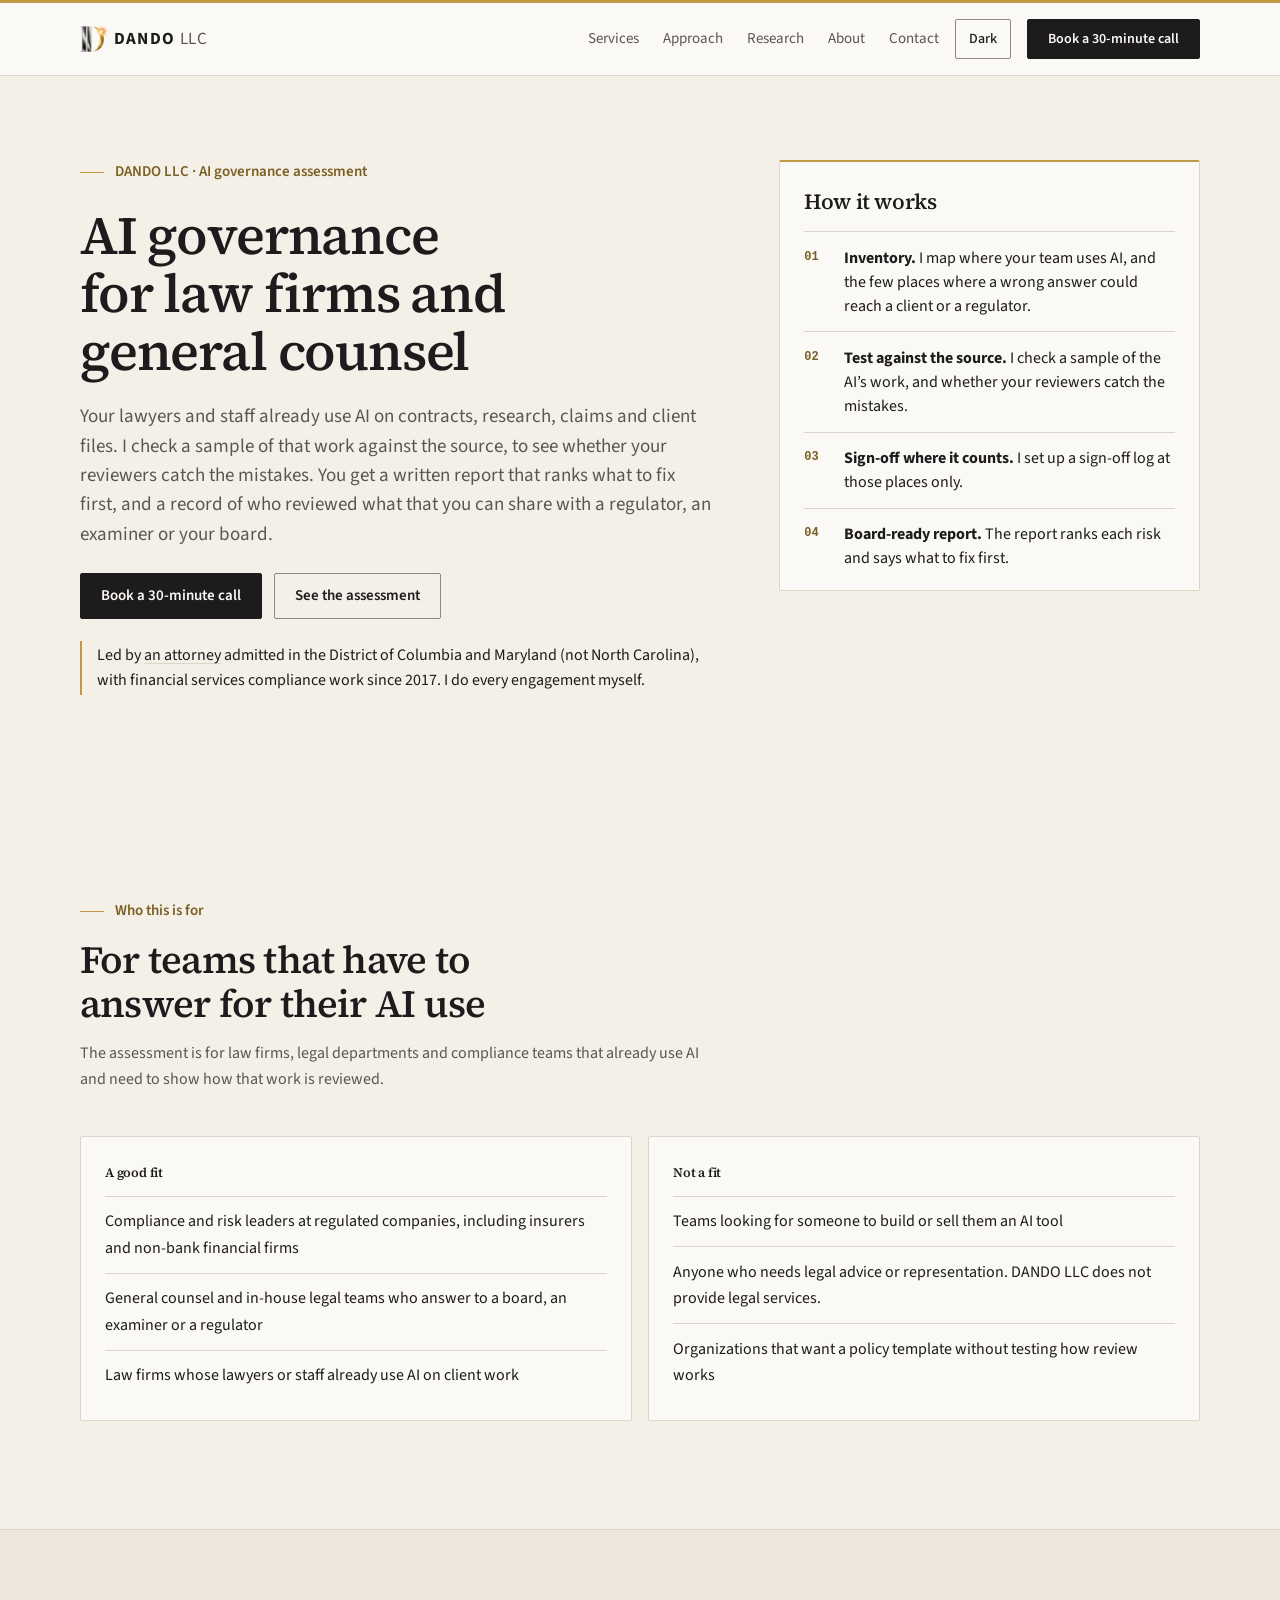
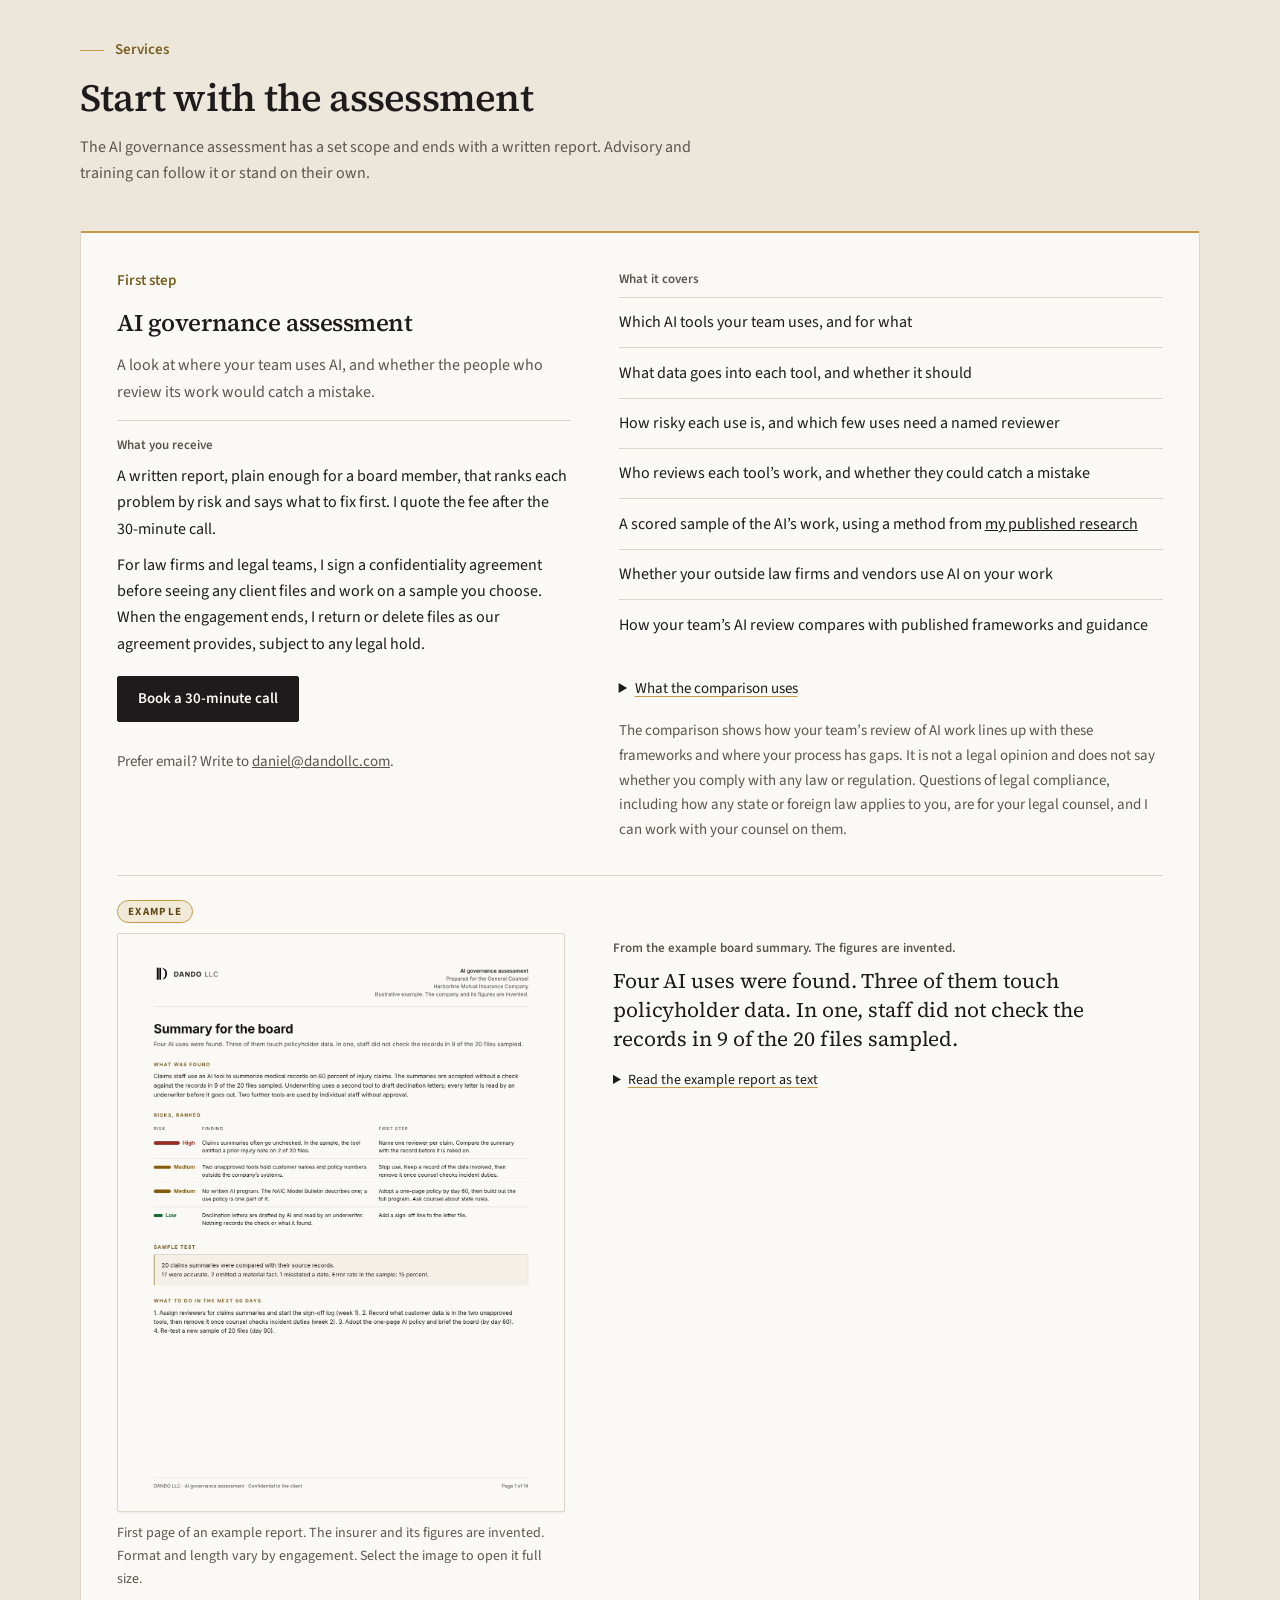
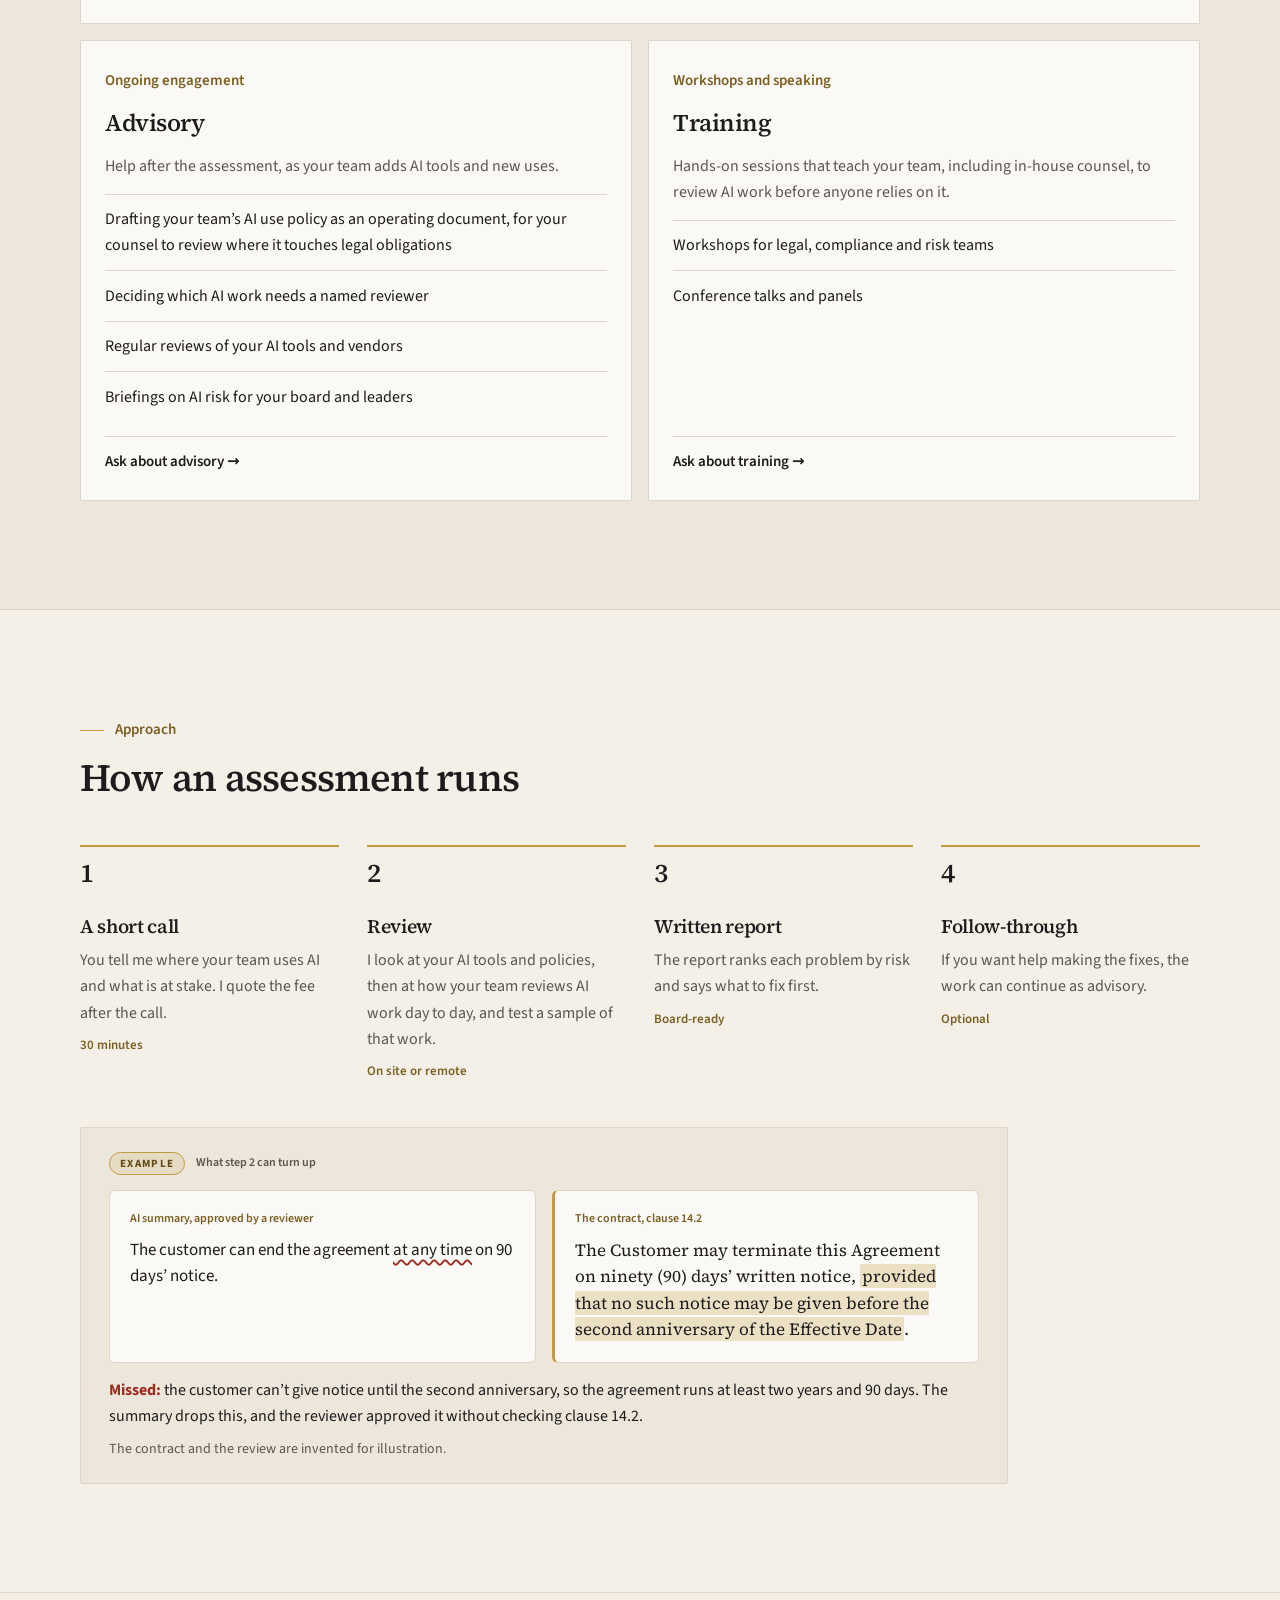
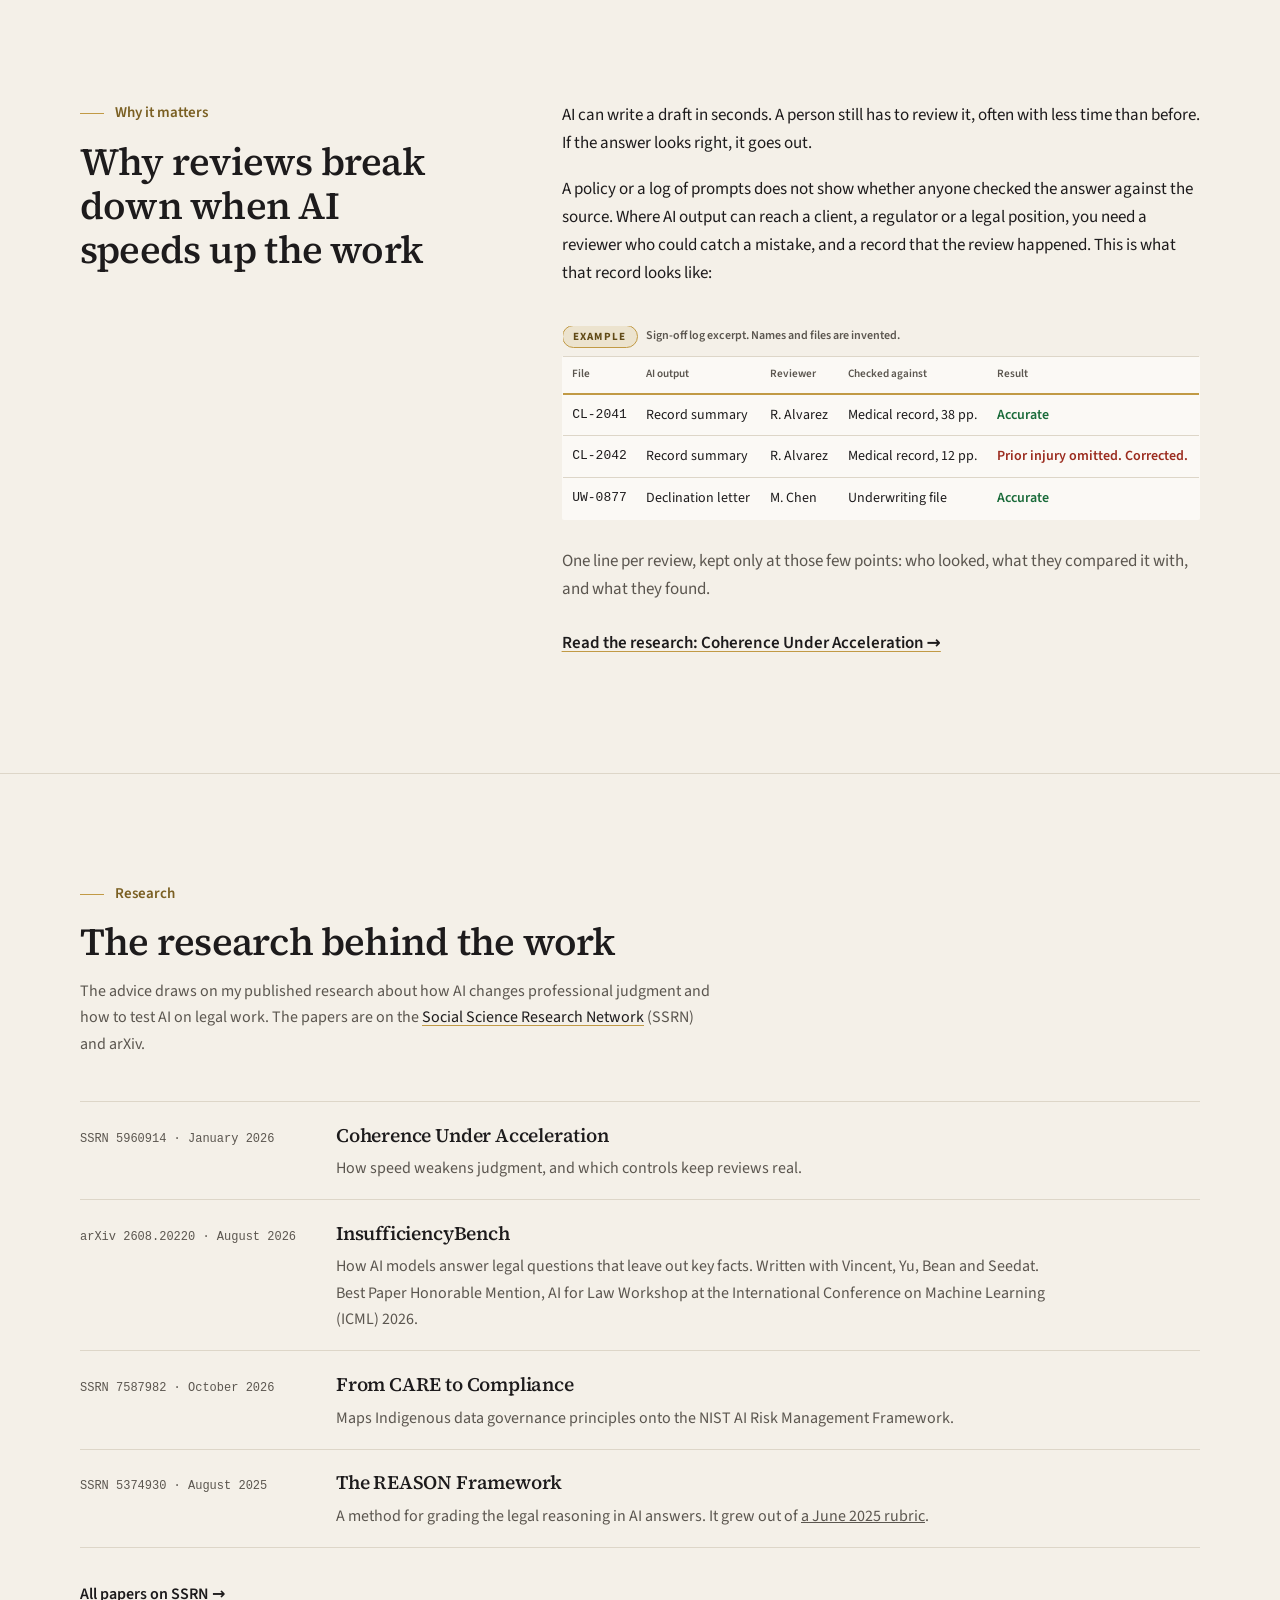
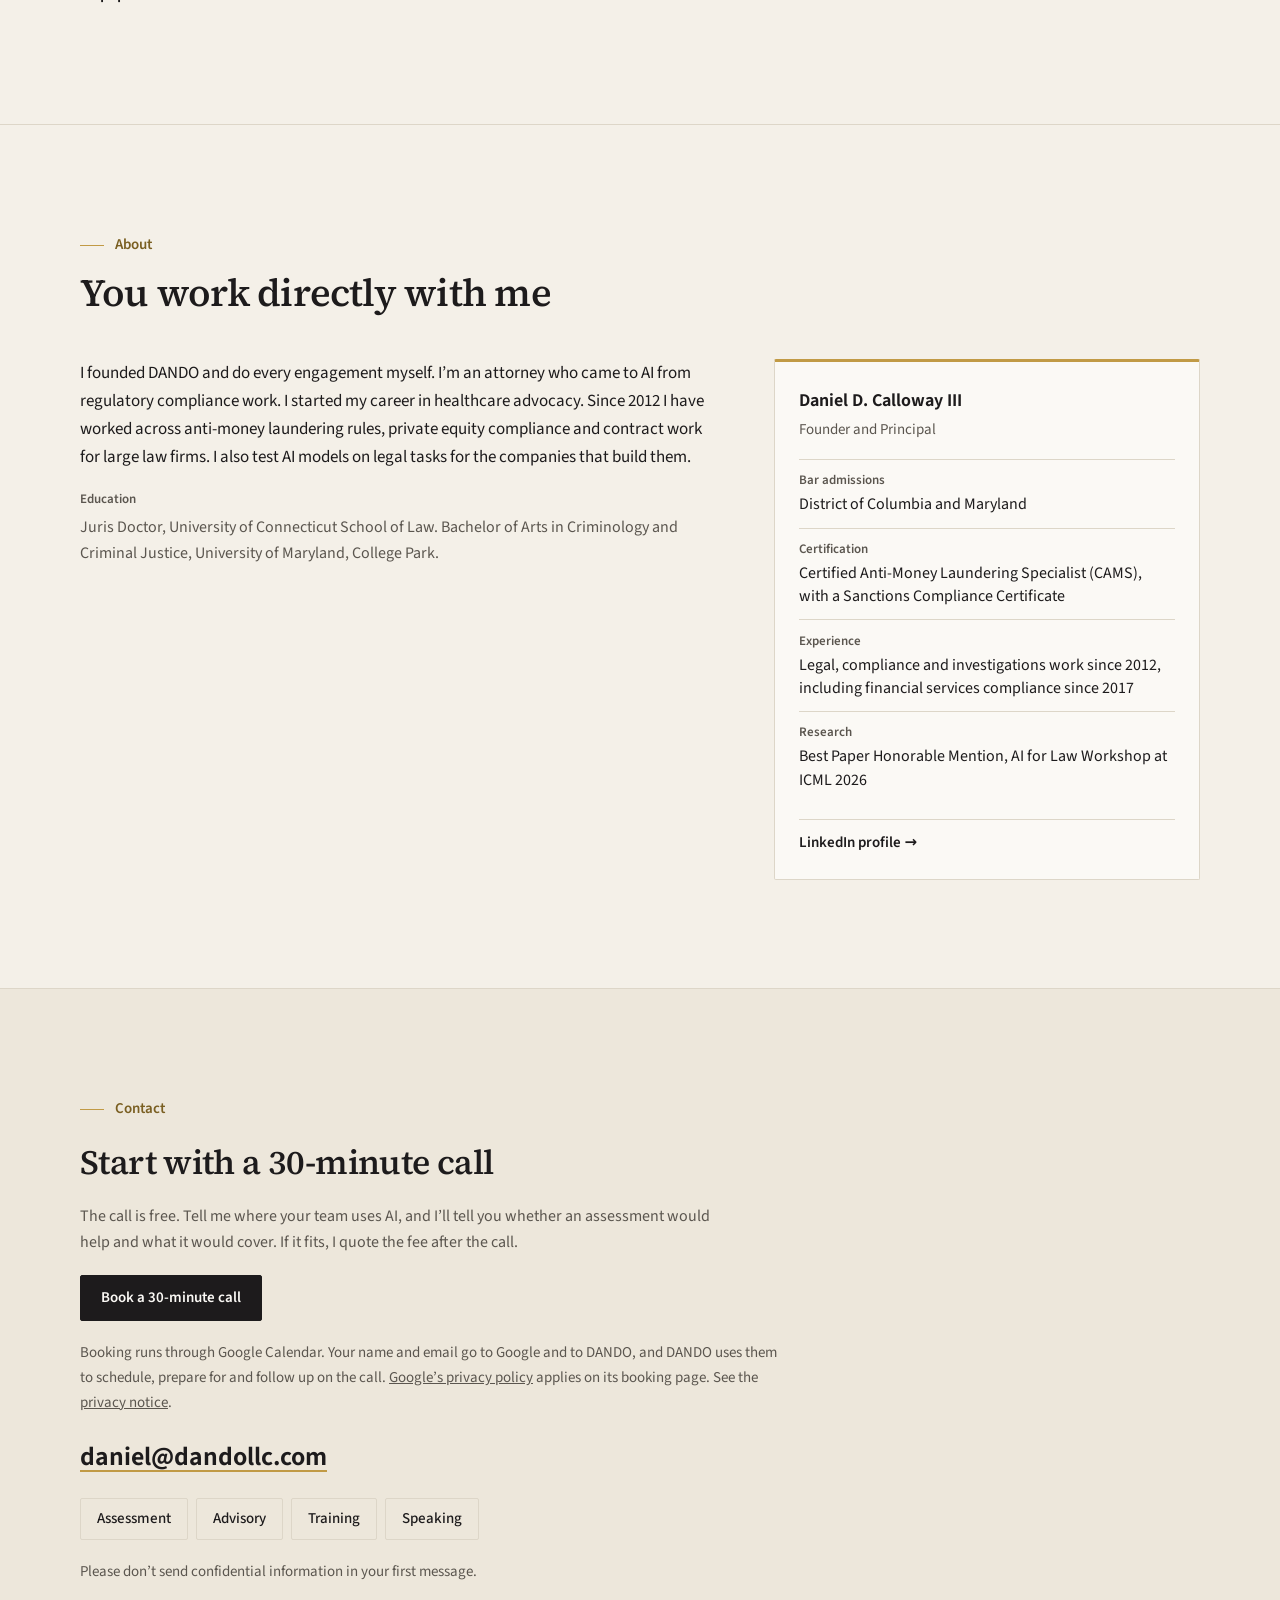
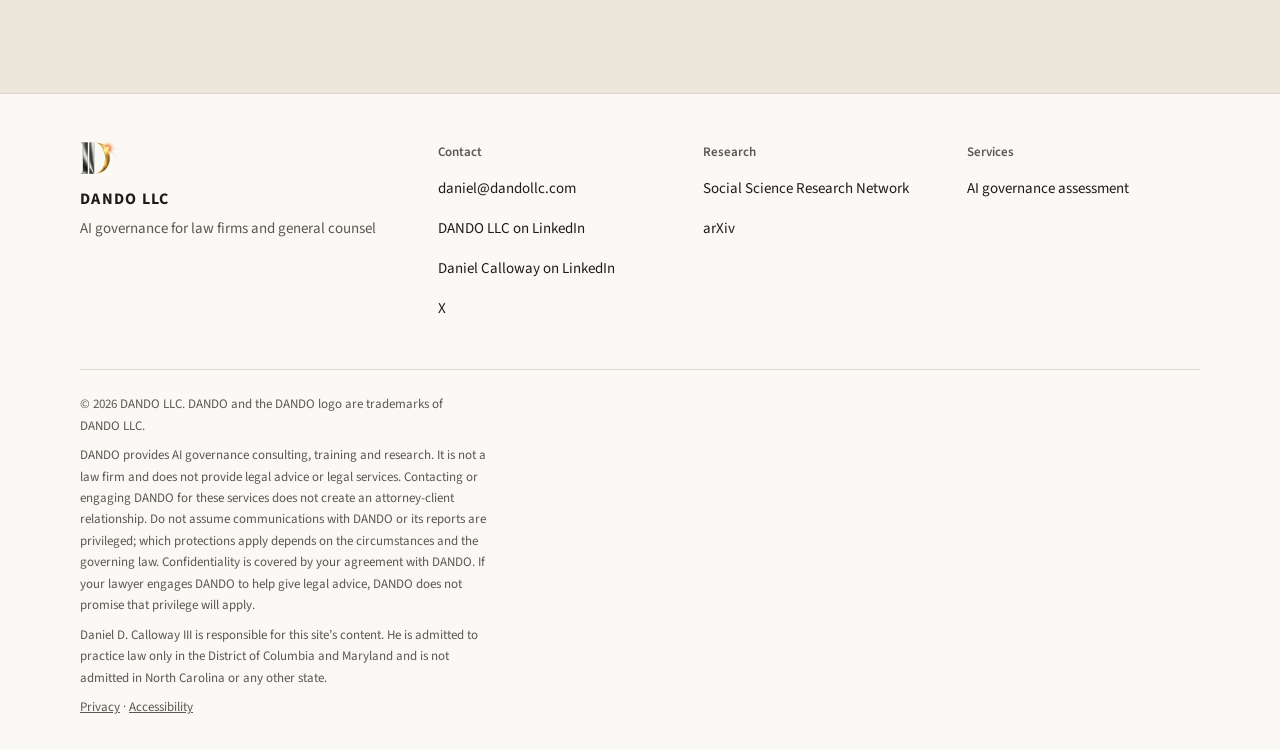
<file: index.html>
<!DOCTYPE html>
<html lang="en" data-theme="light">
<head>
<meta charset="UTF-8">
<meta name="viewport" content="width=device-width, initial-scale=1, viewport-fit=cover">
<title>DANDO LLC | AI governance for law firms and general counsel</title>
<meta name="description" content="An attorney-led AI governance assessment: where your team uses AI, whether reviewers catch its mistakes, and a board-ready report with a ranked fix list.">
<link rel="canonical" href="https://dandollc.com/">
<meta name="theme-color" content="#F4F0E8">
<meta property="og:type" content="website">
<meta property="og:site_name" content="DANDO LLC">
<meta property="og:title" content="DANDO LLC: AI governance for law firms and general counsel">
<meta property="og:description" content="An attorney-led AI governance assessment: where your team uses AI, whether reviewers catch its mistakes, and a board-ready report with a ranked fix list.">
<meta property="og:url" content="https://dandollc.com/">
<meta property="og:image" content="https://dandollc.com/social-card-2026-10-31.jpg">
<meta property="og:image:width" content="1200">
<meta property="og:image:height" content="630">
<meta property="og:image:alt" content="DANDO LLC: AI governance for law firms and general counsel">
<meta name="twitter:card" content="summary_large_image">
<meta name="twitter:title" content="DANDO LLC: AI governance for law firms and general counsel">
<meta name="twitter:description" content="An attorney-led AI governance assessment: where your team uses AI, whether reviewers catch its mistakes, and a board-ready report with a ranked fix list.">
<meta name="twitter:image" content="https://dandollc.com/social-card-2026-10-31.jpg">
<link rel="icon" type="image/png" href="dando-mark-nostar.png">
<link rel="preload" href="fonts/source-serif-4-latin-wght-normal.woff2" as="font" type="font/woff2" crossorigin>
<link rel="preload" href="fonts/source-sans-3-latin-wght-normal.woff2" as="font" type="font/woff2" crossorigin>
<link rel="stylesheet" href="styles.css">
<script>
  document.documentElement.classList.add('js');
  try { if (localStorage.getItem('dando-theme') === 'dark') document.documentElement.setAttribute('data-theme', 'dark'); } catch (e) {}
</script>
<script type="application/ld+json">
{
  "@context": "https://schema.org",
  "@type": "Organization",
  "name": "DANDO LLC",
  "url": "https://dandollc.com/",
  "logo": "https://dandollc.com/dando-mark-flare-on-light.png",
  "email": "daniel@dandollc.com",
  "description": "AI governance assessments for law firms and general counsel.",
  "areaServed": "US",
  "sameAs": [
    "https://www.linkedin.com/company/dando-llc/"
  ],
  "founder": {
    "@type": "Person",
    "name": "Daniel D. Calloway III",
    "url": "https://www.linkedin.com/in/callowayesq/",
    "jobTitle": "Founder and Principal, DANDO LLC",
    "sameAs": [
      "https://www.linkedin.com/in/callowayesq/",
      "https://x.com/callowayesq",
      "https://papers.ssrn.com/sol3/cf_dev/AbsByAuth.cfm?per_id=7682344"
    ]
  }
}
</script>
</head>
<body>

<a class="skip-link" href="#main">Skip to content</a>

<header class="site-header">
  <div class="wrap header-inner">
    <a class="brand" href="./" aria-label="DANDO LLC home">
      <img class="logo-light" src="dando-mark-flare-on-light.png" width="159" height="160" alt="" aria-hidden="true">
      <img class="logo-dark" src="dando-mark-flare-on-dark.png" width="165" height="160" alt="" aria-hidden="true">
      <span class="brand-name">DANDO <span>LLC</span></span>
    </a>
    <nav class="nav" id="site-nav" aria-label="Sections">
      <a href="#services">Services</a>
      <a href="#approach">Approach</a>
      <a href="#research">Research</a>
      <a href="#about">About</a>
      <a href="#contact">Contact</a>
      <button class="theme-btn" type="button" id="theme-btn" aria-pressed="false">Dark</button>
    </nav>
    <a class="btn btn-primary header-cta" href="https://calendar.google.com/calendar/appointments/schedules/AcZssZ2Tv8VllMrl5kL9UvSXAp3iEmmsTnsm45xSdXyyjG5At5GldBkTYADpoZZcaoclMWQwm9wZTdU8" target="_blank" rel="noopener" data-book><span class="cta-long">Book a 30-minute call</span><span class="cta-short">Book a call</span></a>
    <button class="menu-btn" type="button" aria-expanded="false" aria-controls="site-nav">Menu</button>
  </div>
</header>

<main id="main" tabindex="-1">

<section class="hero" aria-labelledby="hero-title">
  <div class="wrap hero-grid">
    <div class="hero-copy">
      <span class="eyebrow">DANDO LLC &middot; AI governance assessment</span>
      <h1 id="hero-title">AI governance for law&nbsp;firms and general&nbsp;counsel</h1>
      <p class="hero-lede">Your lawyers and staff already use AI on contracts, research, claims and client files. I check a sample of that work against the source, to see whether your reviewers catch the mistakes. You get a written report that ranks what to fix first, and a record of who reviewed what that you can share with a regulator, an examiner or your board.</p>
      <div class="hero-actions">
        <a href="https://calendar.google.com/calendar/appointments/schedules/AcZssZ2Tv8VllMrl5kL9UvSXAp3iEmmsTnsm45xSdXyyjG5At5GldBkTYADpoZZcaoclMWQwm9wZTdU8" target="_blank" rel="noopener" class="btn btn-primary" data-book>Book a 30-minute call</a>
        <a href="#services" class="btn btn-secondary">See the assessment</a>
      </div>
      <p class="hero-note">Led by <a href="#about">an attorney</a> admitted in the District of Columbia and Maryland (not North Carolina), with financial services compliance work since 2017. I do every engagement myself.</p>
    </div>

    <aside class="principles-card" aria-labelledby="principles-title">
      <h2 id="principles-title">How it works</h2>
      <ol class="principles">
        <li><span><strong>Inventory.</strong> I map where your team uses AI, and the few places where a wrong answer could reach a client or a regulator.</span></li>
        <li><span><strong>Test against the source.</strong> I check a sample of the AI&rsquo;s work, and whether your reviewers catch the mistakes.</span></li>
        <li><span><strong>Sign-off where it counts.</strong> I set up a sign-off log at those places only.</span></li>
        <li><span><strong>Board-ready report.</strong> The report ranks each risk and says what to fix first.</span></li>
      </ol>
    </aside>
  </div>
</section>

<section class="section" id="fit" aria-labelledby="fit-title">
  <div class="wrap">
    <div class="section-head">
      <span class="eyebrow">Who this is for</span>
      <h2 id="fit-title">For teams that have to answer for their AI use</h2>
      <p>The assessment is for law firms, legal departments and compliance teams that already use AI and need to show how that work is reviewed.</p>
    </div>
    <div class="offers-two">
      <div class="offer">
        <h3 class="offer-type">A good fit</h3>
        <ul>
          <li>Compliance and risk leaders at regulated companies, including insurers and non-bank financial firms</li>
          <li>General counsel and in-house legal teams who answer to a board, an examiner or a regulator</li>
          <li>Law firms whose lawyers or staff already use AI on client work</li>
        </ul>
      </div>
      <div class="offer">
        <h3 class="offer-type">Not a fit</h3>
        <ul>
          <li>Teams looking for someone to build or sell them an AI tool</li>
          <li>Anyone who needs legal advice or representation. DANDO LLC does not provide legal services.</li>
          <li>Organizations that want a policy template without testing how review works</li>
        </ul>
      </div>
    </div>
  </div>
</section>


<section class="section services" id="services" aria-labelledby="services-title">
  <div class="wrap">
    <div class="section-head">
      <span class="eyebrow">Services</span>
      <h2 id="services-title">Start with the assessment</h2>
      <p>The AI governance assessment has a set scope and ends with a written report. Advisory and training can follow it or stand on their own.</p>
    </div>

    <article class="offer-lead" aria-labelledby="assessment-title">
      <div class="offer-lead-intro">
        <span class="offer-type">First step</span>
        <h3 id="assessment-title">AI governance assessment</h3>
        <p class="offer-desc">A look at where your team uses AI, and whether the people who review its work would catch a mistake.</p>
        <div class="offer-receive">
          <span class="list-label">What you receive</span>
          <p>A written report, plain enough for a board member, that ranks each problem by risk and says what to fix first. I quote the fee after the 30-minute call.</p>
          <p>For law firms and legal teams, I sign a confidentiality agreement before seeing any client files and work on a sample you choose. When the engagement ends, I return or delete files as our agreement provides, subject to any legal hold.</p>
        </div>
        <a class="btn btn-primary" href="https://calendar.google.com/calendar/appointments/schedules/AcZssZ2Tv8VllMrl5kL9UvSXAp3iEmmsTnsm45xSdXyyjG5At5GldBkTYADpoZZcaoclMWQwm9wZTdU8" target="_blank" rel="noopener" data-book>Book a 30-minute call</a>
        <p class="offer-alt">Prefer email? Write to <a href="mailto:daniel@dandollc.com?subject=Assessment%20inquiry">daniel@dandollc.com</a>.</p>
      </div>
      <div class="offer-scope">
        <span class="list-label">What it covers</span>
        <ul>
          <li>Which AI tools your team uses, and for what</li>
          <li>What data goes into each tool, and whether it should</li>
          <li>How risky each use is, and which few uses need a named reviewer</li>
          <li>Who reviews each tool&rsquo;s work, and whether they could catch a mistake</li>
          <li>A scored sample of the AI&rsquo;s work, using a method from <a href="#research">my published research</a></li>
          <li>Whether your outside law firms and vendors use AI on your work</li>
          <li>How your team&rsquo;s AI review compares with published frameworks and guidance</li>
        </ul>
        <div class="frameworks-note">
          <details class="frameworks-list">
            <summary>What the comparison uses</summary>
            <ul>
              <li>The National Institute of Standards and Technology (NIST) AI Risk Management Framework</li>
              <li>The National Association of Insurance Commissioners (NAIC) Model Bulletin on the use of AI systems by insurers (the model text, not any state&rsquo;s version)</li>
              <li>American Bar Association Formal Opinion 512, on lawyers&rsquo; use of AI tools</li>
              <li>Federal Trade Commission business guidance on AI</li>
              <li>The European Union AI Act, as a reference point for governance practice</li>
            </ul>
          </details>
          <p>The comparison shows how your team&rsquo;s review of AI work lines up with these frameworks and where your process has gaps. It is not a legal opinion and does not say whether you comply with any law or regulation. Questions of legal compliance, including how any state or foreign law applies to you, are for your legal counsel, and I can work with your counsel on them.</p>
        </div>
      </div>
      <div class="offer-example">
      <figure class="figure offer-exhibit">
        <span class="example-tag">Example</span>
        <a href="sample-report.jpg" target="_blank" rel="noopener"><img src="sample-report.jpg" width="1200" height="1553" loading="lazy" alt="Sample first page of an assessment report for a fictional insurer: a board summary, four risks ranked high to low with a first step for each, a sample test result, and a 90-day list."></a>
        <figcaption>First page of an example report. The insurer and its figures are invented. Format and length vary by engagement. Select the image to open it full size.</figcaption>
      </figure>
      <div class="offer-example-side">
      <span class="list-label">From the example board summary. The figures are invented.</span>
      <p class="example-pull">Four AI uses were found. Three of them touch policyholder data. In one, staff did not check the records in 9 of the 20 files sampled.</p>
      <details class="report-text">
        <summary>Read the example report as text</summary>
        <p><strong>AI governance assessment.</strong> Prepared for the General Counsel, Harborline Mutual Insurance Company. Illustrative example. The company and its figures are invented.</p>
        <p><strong>Summary for the board.</strong> Four AI uses were found. Three of them touch policyholder data. In one, staff did not check the records in 9 of the 20 files sampled.</p>
        <p><strong>What was found.</strong> Claims staff use an AI tool to summarize medical records on 60 percent of injury claims. The summaries are accepted without a check against the records in 9 of the 20 files sampled. Underwriting uses a second tool to draft declination letters; every letter is read by an underwriter before it goes out. Two further tools are used by individual staff without approval.</p>
        <p><strong>Risks, ranked.</strong></p>
        <ul>
          <li>High. Claims summaries often go unchecked. In the sample, the tool omitted a prior-injury note on 2 of 20 files. First step: name one reviewer per claim, and compare the summary with the record before it is relied on.</li>
          <li>Medium. Two unapproved tools hold customer names and policy numbers outside the company&rsquo;s systems. First step: stop use. Keep a record of the data involved, then remove it once counsel checks incident duties.</li>
          <li>Medium. No written AI program. The NAIC Model Bulletin describes one; a use policy is one part of it. First step: adopt a one-page policy by day 60, then build out the full program. Ask counsel about state rules.</li>
          <li>Low. Declination letters are drafted by AI and read by an underwriter. Nothing records the check or what it found. First step: add a sign-off line to the letter file.</li>
        </ul>
        <p><strong>Sample test.</strong> 20 claims summaries were compared with their source records. 17 were accurate. 2 omitted a material fact. 1 misstated a date. Error rate in the sample: 15 percent.</p>
        <p><strong>What to do in the next 90 days.</strong> Assign reviewers for claims summaries and start the sign-off log (week 1). Record what customer data is in the two unapproved tools, then remove it once counsel checks incident duties (week 2). Adopt the one-page AI policy and brief the board (by day 60). Re-test a new sample of 20 files (day 90).</p>
      </details>
      </div>
      </div>
    </article>

    <div class="offers-two">
      <article class="offer">
        <span class="offer-type">Ongoing engagement</span>
        <h3>Advisory</h3>
        <p class="offer-desc">Help after the assessment, as your team adds AI tools and new uses.</p>
        <ul>
          <li>Drafting your team&rsquo;s AI use policy as an operating document, for your counsel to review where it touches legal obligations</li>
          <li>Deciding which AI work needs a named reviewer</li>
          <li>Regular reviews of your AI tools and vendors</li>
          <li>Briefings on AI risk for your board and leaders</li>
        </ul>
        <a class="offer-ask" href="mailto:daniel@dandollc.com?subject=Advisory%20inquiry">Ask about advisory &rarr;</a>
      </article>

      <article class="offer">
        <span class="offer-type">Workshops and speaking</span>
        <h3>Training</h3>
        <p class="offer-desc">Hands-on sessions that teach your team, including in-house counsel, to review AI work before anyone relies on it.</p>
        <ul>
          <li>Workshops for legal, compliance and risk teams</li>
          <li>Conference talks and panels</li>
        </ul>
        <a class="offer-ask" href="mailto:daniel@dandollc.com?subject=Training%20inquiry">Ask about training &rarr;</a>
      </article>
    </div>

  </div>
</section>

<section class="section" id="approach" aria-labelledby="approach-title">
  <div class="wrap">
    <div class="section-head">
      <span class="eyebrow">Approach</span>
      <h2 id="approach-title">How an assessment runs</h2>
    </div>
    <ol class="flow" aria-label="The four steps">
      <li><span class="fn" aria-hidden="true">1</span><div><h3>A short call</h3><p>You tell me where your team uses AI and what is at stake. I quote the fee after the call.</p><span class="out">30 minutes</span></div></li>
      <li><span class="fn" aria-hidden="true">2</span><div><h3>Review</h3><p>I look at your AI tools and policies, then at how your team reviews AI work day to day, and test a sample of that work.</p><span class="out">On site or remote</span></div></li>
      <li><span class="fn" aria-hidden="true">3</span><div><h3>Written report</h3><p>The report ranks each problem by risk and says what to fix first.</p><span class="out">Board-ready</span></div></li>
      <li><span class="fn" aria-hidden="true">4</span><div><h3>Follow-through</h3><p>If you want help making the fixes, the work can continue as advisory.</p><span class="out">Optional</span></div></li>
    </ol>
    <figure class="exhibit" aria-labelledby="exhibit-tag exhibit-title">
      <div class="exhibit-head"><span class="example-tag" id="exhibit-tag">Example</span><p class="exhibit-label" id="exhibit-title">What step 2 can turn up</p></div>
      <div class="exhibit-pair">
        <div class="exhibit-card">
          <p class="exhibit-card-label">AI summary, approved by a reviewer</p>
          <p class="quote">The customer can end the agreement <span class="miss">at any time</span> on 90 days&rsquo; notice.</p>
        </div>
        <div class="exhibit-card source">
          <p class="exhibit-card-label">The contract, clause 14.2</p>
          <p class="quote">The Customer may terminate this Agreement on ninety (90) days&rsquo; written notice, <mark>provided that no such notice may be given before the second anniversary of the Effective Date</mark>.</p>
        </div>
      </div>
      <p class="exhibit-result"><strong>Missed:</strong> the customer can&rsquo;t give notice until the second anniversary, so the agreement runs at least two years and 90 days. The summary drops this, and the reviewer approved it without checking clause 14.2.</p>
      <figcaption>The contract and the review are invented for illustration.</figcaption>
    </figure>
  </div>
</section>

<section class="section thesis" id="thesis" aria-labelledby="thesis-title">
  <div class="wrap thesis-grid">
    <div class="section-head">
      <span class="eyebrow">Why it matters</span>
      <h2 id="thesis-title">Why reviews break down when AI speeds up the work</h2>
    </div>
    <div class="thesis-body">
      <p>AI can write a draft in seconds. A person still has to review it, often with less time than before. If the answer looks right, it goes out.</p>
      <p>A policy or a log of prompts does not show whether anyone checked the answer against the source. Where AI output can reach a client, a regulator or a legal position, you need a reviewer who could catch a mistake, and a record that the review happened. This is what that record looks like:</p>
      <table class="log" role="table">
        <caption><span class="example-tag">Example</span>Sign-off log excerpt. Names and files are invented.</caption>
        <thead role="rowgroup"><tr role="row"><th scope="col" role="columnheader">File</th><th scope="col" role="columnheader">AI output</th><th scope="col" role="columnheader">Reviewer</th><th scope="col" role="columnheader">Checked against</th><th scope="col" role="columnheader">Result</th></tr></thead>
        <tbody role="rowgroup">
          <tr role="row"><td role="cell" data-label="File">CL-2041</td><td role="cell" data-label="AI output">Record summary</td><td role="cell" data-label="Reviewer">R. Alvarez</td><td role="cell" data-label="Checked against">Medical record, 38&nbsp;pp.</td><td role="cell" data-label="Result" class="ok">Accurate</td></tr>
          <tr role="row"><td role="cell" data-label="File">CL-2042</td><td role="cell" data-label="AI output">Record summary</td><td role="cell" data-label="Reviewer">R. Alvarez</td><td role="cell" data-label="Checked against">Medical record, 12&nbsp;pp.</td><td role="cell" data-label="Result" class="fix">Prior injury omitted. Corrected.</td></tr>
          <tr role="row"><td role="cell" data-label="File">UW-0877</td><td role="cell" data-label="AI output">Declination letter</td><td role="cell" data-label="Reviewer">M. Chen</td><td role="cell" data-label="Checked against">Underwriting file</td><td role="cell" data-label="Result" class="ok">Accurate</td></tr>
        </tbody>
      </table>
      <p class="log-note">One line per review, kept only at those few points: who looked, what they compared it with, and what they found.</p>
      <p class="thesis-link"><a href="https://papers.ssrn.com/abstract=5960914" target="_blank" rel="noopener noreferrer">Read the research: Coherence Under Acceleration &rarr;</a></p>
    </div>
  </div>
</section>

<section class="section" id="research" aria-labelledby="research-title">
  <div class="wrap">
    <div class="section-head">
      <span class="eyebrow">Research</span>
      <h2 id="research-title">The research behind the work</h2>
      <p>The advice draws on my published research about how AI changes professional judgment and how to test AI on legal work. The papers are on the <a href="https://papers.ssrn.com/sol3/cf_dev/AbsByAuth.cfm?per_id=7682344" target="_blank" rel="noopener noreferrer">Social Science Research Network</a> (SSRN) and arXiv.</p>
    </div>
    <div class="papers">
      <div class="paper">
        <span class="paper-meta">SSRN 5960914 &middot; January 2026</span>
        <a class="paper-title" href="https://papers.ssrn.com/abstract=5960914" target="_blank" rel="noopener noreferrer">Coherence Under Acceleration</a>
        <p>How speed weakens judgment, and which controls keep reviews real.</p>
      </div>
      <div class="paper">
        <span class="paper-meta">arXiv 2608.20220 &middot; August 2026</span>
        <a class="paper-title" href="https://arxiv.org/abs/2608.20220" target="_blank" rel="noopener noreferrer">InsufficiencyBench</a>
        <p>How AI models answer legal questions that leave out key facts. Written with Vincent, Yu, Bean and Seedat. Best Paper Honorable Mention, AI for Law Workshop at the International Conference on Machine Learning (ICML) 2026.</p>
      </div>
      <div class="paper">
        <span class="paper-meta">SSRN 7587982 &middot; October 2026</span>
        <a class="paper-title" href="https://papers.ssrn.com/abstract=7587982" target="_blank" rel="noopener noreferrer">From CARE to Compliance</a>
        <p>Maps Indigenous data governance principles onto the NIST AI Risk Management Framework.</p>
      </div>
      <div class="paper">
        <span class="paper-meta">SSRN 5374930 &middot; August 2025</span>
        <a class="paper-title" href="https://papers.ssrn.com/abstract=5374930" target="_blank" rel="noopener noreferrer">The REASON Framework</a>
        <p>A method for grading the legal reasoning in AI answers. It grew out of <a href="https://papers.ssrn.com/abstract=5283593" target="_blank" rel="noopener noreferrer">a June 2025 rubric</a>.</p>
      </div>
    </div>
    <p class="research-foot"><a href="https://papers.ssrn.com/sol3/cf_dev/AbsByAuth.cfm?per_id=7682344" target="_blank" rel="noopener noreferrer">All papers on SSRN &rarr;</a></p>
  </div>
</section>

<section class="section" id="about" aria-labelledby="about-title">
  <div class="wrap">
    <div class="section-head">
      <span class="eyebrow">About</span>
      <h2 id="about-title">You work directly with me</h2>
    </div>
    <div class="about-layout">
      <div class="about-text">
        <p class="about-bio">I founded DANDO and do every engagement myself. I&rsquo;m an attorney who came to AI from regulatory compliance work. I started my career in healthcare advocacy. Since 2012 I have worked across anti-money laundering rules, private equity compliance and contract work for large law firms. I also test AI models on legal tasks for the companies that build them.</p>
        <p class="about-more"><span class="list-label">Education</span>Juris Doctor, University of Connecticut School of Law. Bachelor of Arts in Criminology and Criminal Justice, University of Maryland, College Park.</p>
      </div>
      <aside class="profile" aria-labelledby="profile-name">
        <div>
          <p class="profile-name" id="profile-name">Daniel D. Calloway&nbsp;III</p>
          <p class="role">Founder and Principal</p>
        </div>
        <ul class="facts">
          <li><span class="k">Bar admissions</span><span>District of Columbia and Maryland</span></li>
          <li><span class="k">Certification</span><span>Certified Anti-Money Laundering Specialist (CAMS), with a Sanctions Compliance Certificate</span></li>
          <li><span class="k">Experience</span><span>Legal, compliance and investigations work since 2012, including financial services compliance since 2017</span></li>
          <li><span class="k">Research</span><span>Best Paper Honorable Mention, AI for Law Workshop at ICML 2026</span></li>
        </ul>
        <a class="profile-link" href="https://www.linkedin.com/in/callowayesq/" target="_blank" rel="noopener noreferrer">LinkedIn profile &rarr;</a>
      </aside>
    </div>
  </div>
</section>

<section class="section contact" id="contact" aria-labelledby="contact-title">
  <div class="wrap">
    <div class="contact-inner">
      <span class="eyebrow">Contact</span>
      <h2 id="contact-title">Start with a 30-minute call</h2>
      <p class="contact-lead">The call is free. Tell me where your team uses AI, and I&rsquo;ll tell you whether an assessment would help and what it would cover. If it fits, I quote the fee after the call.</p>
      <p><a href="https://calendar.google.com/calendar/appointments/schedules/AcZssZ2Tv8VllMrl5kL9UvSXAp3iEmmsTnsm45xSdXyyjG5At5GldBkTYADpoZZcaoclMWQwm9wZTdU8" target="_blank" rel="noopener" class="btn btn-primary" data-book>Book a 30-minute call</a></p>
      <p class="contact-note">Booking runs through Google Calendar. Your name and email go to Google and to DANDO, and DANDO uses them to schedule, prepare for and follow up on the call. <a href="https://policies.google.com/privacy" target="_blank" rel="noopener">Google&rsquo;s privacy policy</a> applies on its booking page. See the <a href="privacy.html">privacy notice</a>.</p>
      <a href="mailto:daniel@dandollc.com" class="contact-email">daniel@dandollc.com</a>
      <ul class="topics" aria-label="Email about a specific topic">
        <li><a href="mailto:daniel@dandollc.com?subject=Assessment%20inquiry">Assessment</a></li>
        <li><a href="mailto:daniel@dandollc.com?subject=Advisory%20inquiry">Advisory</a></li>
        <li><a href="mailto:daniel@dandollc.com?subject=Training%20inquiry">Training</a></li>
        <li><a href="mailto:daniel@dandollc.com?subject=Speaking%20inquiry">Speaking</a></li>
      </ul>
      <p class="contact-note">Please don&rsquo;t send confidential information in your first message.</p>
    </div>
  </div>
</section>

</main>

<footer class="site-footer">
  <div class="wrap">
    <div class="footer-grid">
      <div class="footer-brand">
        <img class="logo-light" src="dando-mark-flare-on-light.png" width="159" height="160" alt="" aria-hidden="true">
        <img class="logo-dark" src="dando-mark-flare-on-dark.png" width="165" height="160" alt="" aria-hidden="true">
        <p>DANDO LLC</p>
        <p class="tag">AI governance for law firms and general counsel</p>
      </div>
      <nav aria-label="Contact">
        <h2>Contact</h2>
        <ul>
          <li><a href="mailto:daniel@dandollc.com">daniel@dandollc.com</a></li>
          <li><a href="https://www.linkedin.com/company/dando-llc/" target="_blank" rel="noopener noreferrer">DANDO LLC on LinkedIn</a></li>
          <li><a href="https://www.linkedin.com/in/callowayesq/" target="_blank" rel="me noopener noreferrer">Daniel Calloway on LinkedIn</a></li>
          <li><a href="https://x.com/callowayesq" target="_blank" rel="me noopener noreferrer">X</a></li>
        </ul>
      </nav>
      <div>
        <h2>Research</h2>
        <ul>
          <li><a href="https://papers.ssrn.com/sol3/cf_dev/AbsByAuth.cfm?per_id=7682344" target="_blank" rel="noopener noreferrer">Social Science Research Network</a></li>
          <li><a href="https://arxiv.org/abs/2608.20220" target="_blank" rel="noopener noreferrer">arXiv</a></li>
        </ul>
      </div>
      <nav aria-label="Services">
        <h2>Services</h2>
        <ul>
          <li><a href="./#services">AI governance assessment</a></li>
        </ul>
      </nav>
    </div>
    <div class="footer-bottom">
      <p>&copy; 2026 DANDO LLC. DANDO and the DANDO logo are trademarks of DANDO LLC.</p>
      <p>DANDO provides AI governance consulting, training and research. It is not a law firm and does not provide legal advice or legal services. Contacting or engaging DANDO for these services does not create an attorney-client relationship. Do not assume communications with DANDO or its reports are privileged; which protections apply depends on the circumstances and the governing law. Confidentiality is covered by your agreement with DANDO. If your lawyer engages DANDO to help give legal advice, DANDO does not promise that privilege will apply.</p>
      <p>Daniel D. Calloway&nbsp;III is responsible for this site&rsquo;s content. He is admitted to practice law only in the District of Columbia and Maryland and is not admitted in North Carolina or any other state.</p>
      <p><a href="privacy.html">Privacy</a> &middot; <a href="accessibility.html">Accessibility</a></p>
    </div>
  </div>
</footer>

<script>
(function () {
  var root = document.documentElement;
  var tBtn = document.getElementById('theme-btn');
  function syncTheme() {
    var dark = root.getAttribute('data-theme') === 'dark';
    tBtn.textContent = dark ? 'Light' : 'Dark';
    tBtn.setAttribute('aria-pressed', dark ? 'true' : 'false');
    tBtn.setAttribute('aria-label', dark ? 'Switch to light theme' : 'Switch to dark theme');
  }
  tBtn.addEventListener('click', function () {
    var next = root.getAttribute('data-theme') === 'dark' ? 'light' : 'dark';
    root.setAttribute('data-theme', next);
    try { localStorage.setItem('dando-theme', next); } catch (e) {}
    syncTheme();
  });
  syncTheme();

  var btn = document.querySelector('.menu-btn');
  var nav = document.getElementById('site-nav');
  function setMenu(open) {
    nav.classList.toggle('is-open', open);
    btn.setAttribute('aria-expanded', open ? 'true' : 'false');
    btn.textContent = open ? 'Close' : 'Menu';
  }
  function isOpen() { return btn.getAttribute('aria-expanded') === 'true'; }
  function inMenu(el) { return !!el && (el === btn || nav.contains(el)); }
  btn.addEventListener('click', function () {
    var open = !isOpen();
    setMenu(open);
    if (open) { var first = nav.querySelector('a'); if (first) first.focus(); }
  });
  nav.addEventListener('click', function (e) { if (e.target.closest('a')) setMenu(false); });
  function closeOnLeave(e) { if (isOpen() && e.relatedTarget && !inMenu(e.relatedTarget)) setMenu(false); }
  nav.addEventListener('focusout', closeOnLeave);
  btn.addEventListener('focusout', closeOnLeave);
  document.addEventListener('focusin', function (e) { if (isOpen() && !inMenu(e.target)) setMenu(false); });
  document.addEventListener('keydown', function (e) {
    if (e.key === 'Escape' && isOpen()) { setMenu(false); btn.focus(); }
  });
})();
</script>
</body>
</html>
</file>
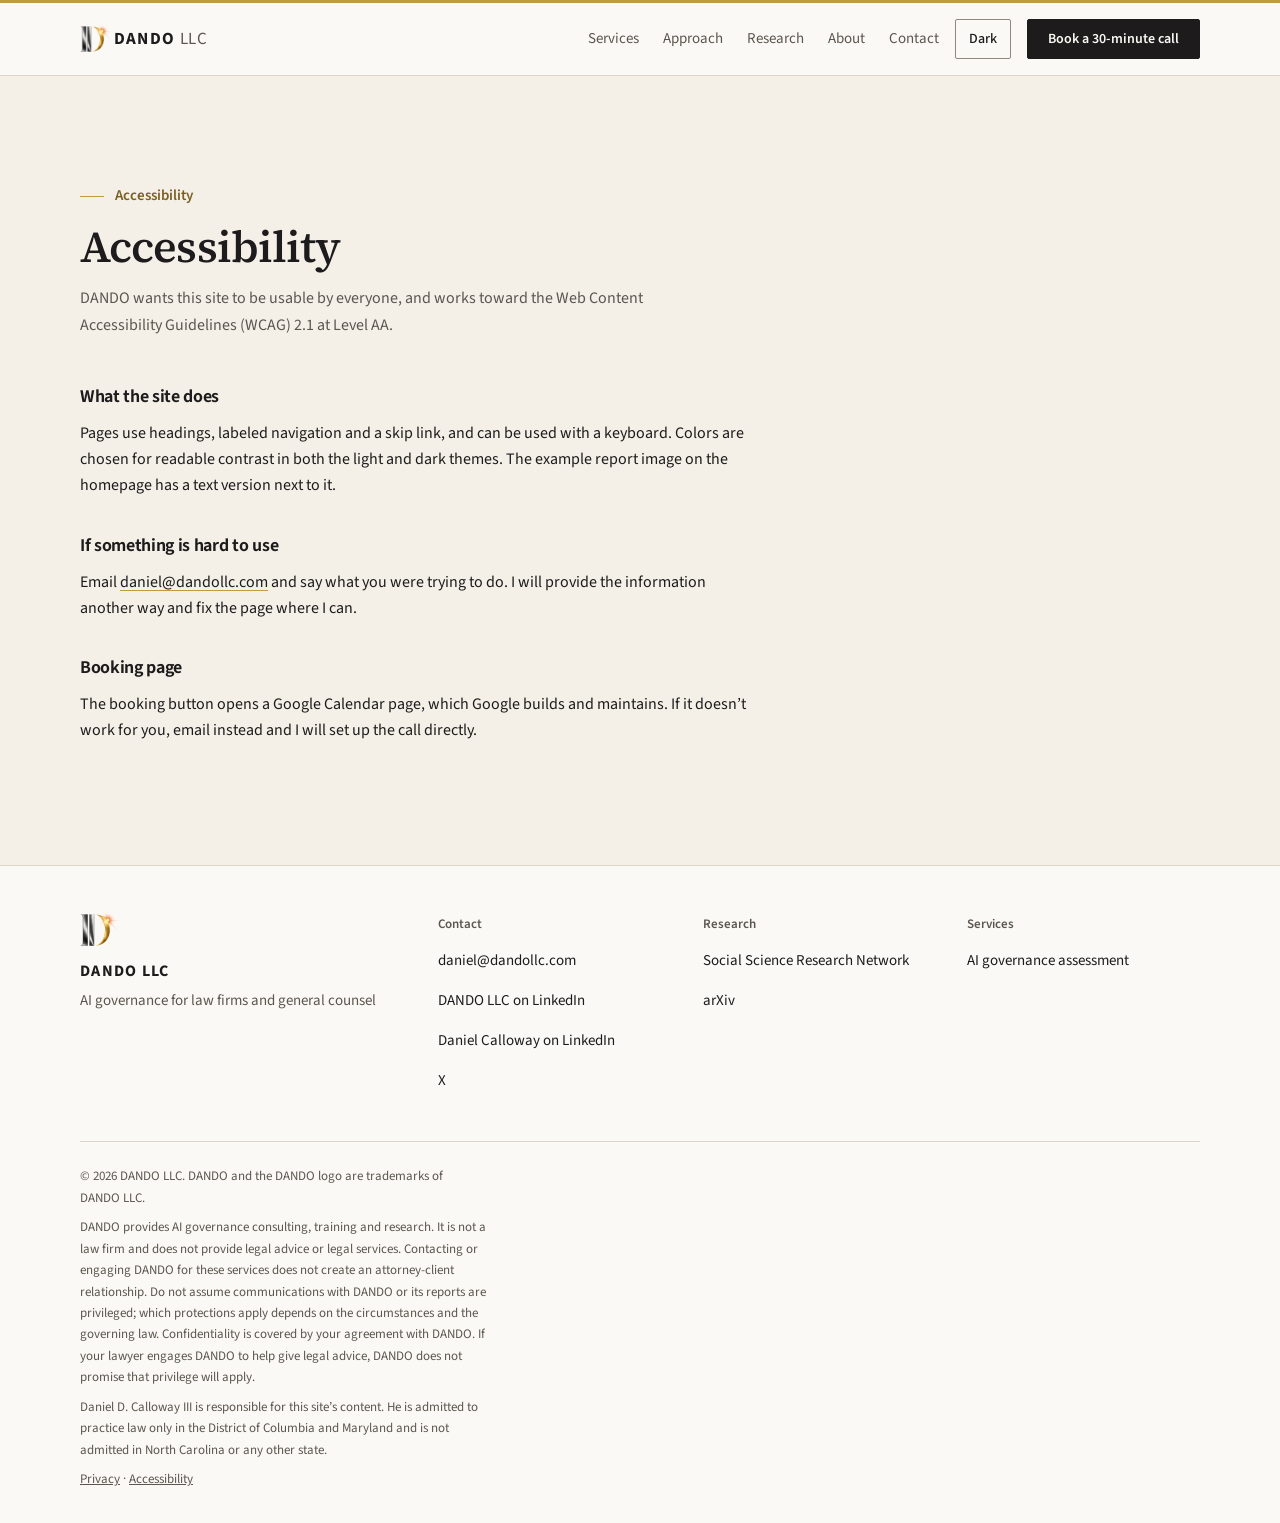
<file: accessibility.html>
<!DOCTYPE html>
<html lang="en" data-theme="light">
<head>
<meta charset="UTF-8">
<meta name="viewport" content="width=device-width, initial-scale=1, viewport-fit=cover">
<title>Accessibility | DANDO LLC</title>
<meta name="description" content="Accessibility of dandollc.com and how to get information another way.">
<link rel="canonical" href="https://dandollc.com/accessibility.html">
<meta name="theme-color" content="#F4F0E8">
<meta property="og:type" content="website">
<meta property="og:site_name" content="DANDO LLC">
<meta property="og:title" content="Accessibility | DANDO LLC">
<meta property="og:description" content="Accessibility of dandollc.com and how to get information another way.">
<meta property="og:url" content="https://dandollc.com/accessibility.html">
<meta property="og:image" content="https://dandollc.com/social-card-2026-10-31.jpg">
<meta property="og:image:width" content="1200">
<meta property="og:image:height" content="630">
<meta property="og:image:alt" content="DANDO LLC: AI governance for law firms and general counsel">
<meta name="twitter:card" content="summary_large_image">
<meta name="twitter:title" content="Accessibility | DANDO LLC">
<meta name="twitter:description" content="Accessibility of dandollc.com and how to get information another way.">
<meta name="twitter:image" content="https://dandollc.com/social-card-2026-10-31.jpg">
<link rel="icon" type="image/png" href="dando-mark-nostar.png">
<link rel="preload" href="fonts/source-serif-4-latin-wght-normal.woff2" as="font" type="font/woff2" crossorigin>
<link rel="preload" href="fonts/source-sans-3-latin-wght-normal.woff2" as="font" type="font/woff2" crossorigin>
<link rel="stylesheet" href="styles.css">
<script>
  document.documentElement.classList.add('js');
  try { if (localStorage.getItem('dando-theme') === 'dark') document.documentElement.setAttribute('data-theme', 'dark'); } catch (e) {}
</script>
</head>
<body>

<a class="skip-link" href="#main">Skip to content</a>

<header class="site-header">
  <div class="wrap header-inner">
    <a class="brand" href="./" aria-label="DANDO LLC home">
      <img class="logo-light" src="dando-mark-flare-on-light.png" width="159" height="160" alt="" aria-hidden="true">
      <img class="logo-dark" src="dando-mark-flare-on-dark.png" width="165" height="160" alt="" aria-hidden="true">
      <span class="brand-name">DANDO <span>LLC</span></span>
    </a>
    <nav class="nav" id="site-nav" aria-label="Sections">
      <a href="./#services">Services</a>
      <a href="./#approach">Approach</a>
      <a href="./#research">Research</a>
      <a href="./#about">About</a>
      <a href="./#contact">Contact</a>
      <button class="theme-btn" type="button" id="theme-btn" aria-pressed="false">Dark</button>
    </nav>
    <a class="btn btn-primary header-cta" href="https://calendar.google.com/calendar/appointments/schedules/AcZssZ2Tv8VllMrl5kL9UvSXAp3iEmmsTnsm45xSdXyyjG5At5GldBkTYADpoZZcaoclMWQwm9wZTdU8" target="_blank" rel="noopener" data-book><span class="cta-long">Book a 30-minute call</span><span class="cta-short">Book a call</span></a>
    <button class="menu-btn" type="button" aria-expanded="false" aria-controls="site-nav">Menu</button>
  </div>
</header>

<main id="main" tabindex="-1">

<section class="section" aria-labelledby="a11y-title">
  <div class="wrap">
    <div class="section-head">
      <span class="eyebrow">Accessibility</span>
      <h1 id="a11y-title">Accessibility</h1>
      <p>DANDO wants this site to be usable by everyone, and works toward the Web Content Accessibility Guidelines (WCAG) 2.1 at Level AA.</p>
    </div>
    <div class="prose">
      <h2>What the site does</h2>
      <p>Pages use headings, labeled navigation and a skip link, and can be used with a keyboard. Colors are chosen for readable contrast in both the light and dark themes. The example report image on the homepage has a text version next to it.</p>
      <h2>If something is hard to use</h2>
      <p>Email <a href="mailto:daniel@dandollc.com?subject=Accessibility">daniel@dandollc.com</a> and say what you were trying to do. I will provide the information another way and fix the page where I can.</p>
      <h2>Booking page</h2>
      <p>The booking button opens a Google Calendar page, which Google builds and maintains. If it doesn&rsquo;t work for you, email instead and I will set up the call directly.</p>
    </div>
  </div>
</section>

</main>

<footer class="site-footer">
  <div class="wrap">
    <div class="footer-grid">
      <div class="footer-brand">
        <img class="logo-light" src="dando-mark-flare-on-light.png" width="159" height="160" alt="" aria-hidden="true">
        <img class="logo-dark" src="dando-mark-flare-on-dark.png" width="165" height="160" alt="" aria-hidden="true">
        <p>DANDO LLC</p>
        <p class="tag">AI governance for law firms and general counsel</p>
      </div>
      <nav aria-label="Contact">
        <h2>Contact</h2>
        <ul>
          <li><a href="mailto:daniel@dandollc.com">daniel@dandollc.com</a></li>
          <li><a href="https://www.linkedin.com/company/dando-llc/" target="_blank" rel="noopener noreferrer">DANDO LLC on LinkedIn</a></li>
          <li><a href="https://www.linkedin.com/in/callowayesq/" target="_blank" rel="me noopener noreferrer">Daniel Calloway on LinkedIn</a></li>
          <li><a href="https://x.com/callowayesq" target="_blank" rel="me noopener noreferrer">X</a></li>
        </ul>
      </nav>
      <div>
        <h2>Research</h2>
        <ul>
          <li><a href="https://papers.ssrn.com/sol3/cf_dev/AbsByAuth.cfm?per_id=7682344" target="_blank" rel="noopener noreferrer">Social Science Research Network</a></li>
          <li><a href="https://arxiv.org/abs/2608.20220" target="_blank" rel="noopener noreferrer">arXiv</a></li>
        </ul>
      </div>
      <nav aria-label="Services">
        <h2>Services</h2>
        <ul>
          <li><a href="./#services">AI governance assessment</a></li>
        </ul>
      </nav>
    </div>
    <div class="footer-bottom">
      <p>&copy; 2026 DANDO LLC. DANDO and the DANDO logo are trademarks of DANDO LLC.</p>
      <p>DANDO provides AI governance consulting, training and research. It is not a law firm and does not provide legal advice or legal services. Contacting or engaging DANDO for these services does not create an attorney-client relationship. Do not assume communications with DANDO or its reports are privileged; which protections apply depends on the circumstances and the governing law. Confidentiality is covered by your agreement with DANDO. If your lawyer engages DANDO to help give legal advice, DANDO does not promise that privilege will apply.</p>
      <p>Daniel D. Calloway&nbsp;III is responsible for this site&rsquo;s content. He is admitted to practice law only in the District of Columbia and Maryland and is not admitted in North Carolina or any other state.</p>
      <p><a href="privacy.html">Privacy</a> &middot; <a href="accessibility.html">Accessibility</a></p>
    </div>
  </div>
</footer>

<script>
(function () {
  var root = document.documentElement;
  var tBtn = document.getElementById('theme-btn');
  function syncTheme() {
    var dark = root.getAttribute('data-theme') === 'dark';
    tBtn.textContent = dark ? 'Light' : 'Dark';
    tBtn.setAttribute('aria-pressed', dark ? 'true' : 'false');
    tBtn.setAttribute('aria-label', dark ? 'Switch to light theme' : 'Switch to dark theme');
  }
  tBtn.addEventListener('click', function () {
    var next = root.getAttribute('data-theme') === 'dark' ? 'light' : 'dark';
    root.setAttribute('data-theme', next);
    try { localStorage.setItem('dando-theme', next); } catch (e) {}
    syncTheme();
  });
  syncTheme();

  var btn = document.querySelector('.menu-btn');
  var nav = document.getElementById('site-nav');
  function setMenu(open) {
    nav.classList.toggle('is-open', open);
    btn.setAttribute('aria-expanded', open ? 'true' : 'false');
    btn.textContent = open ? 'Close' : 'Menu';
  }
  function isOpen() { return btn.getAttribute('aria-expanded') === 'true'; }
  function inMenu(el) { return !!el && (el === btn || nav.contains(el)); }
  btn.addEventListener('click', function () {
    var open = !isOpen();
    setMenu(open);
    if (open) { var first = nav.querySelector('a'); if (first) first.focus(); }
  });
  nav.addEventListener('click', function (e) { if (e.target.closest('a')) setMenu(false); });
  function closeOnLeave(e) { if (isOpen() && e.relatedTarget && !inMenu(e.relatedTarget)) setMenu(false); }
  nav.addEventListener('focusout', closeOnLeave);
  btn.addEventListener('focusout', closeOnLeave);
  document.addEventListener('focusin', function (e) { if (isOpen() && !inMenu(e.target)) setMenu(false); });
  document.addEventListener('keydown', function (e) {
    if (e.key === 'Escape' && isOpen()) { setMenu(false); btn.focus(); }
  });
})();
</script>
</body>
</html>
</file>
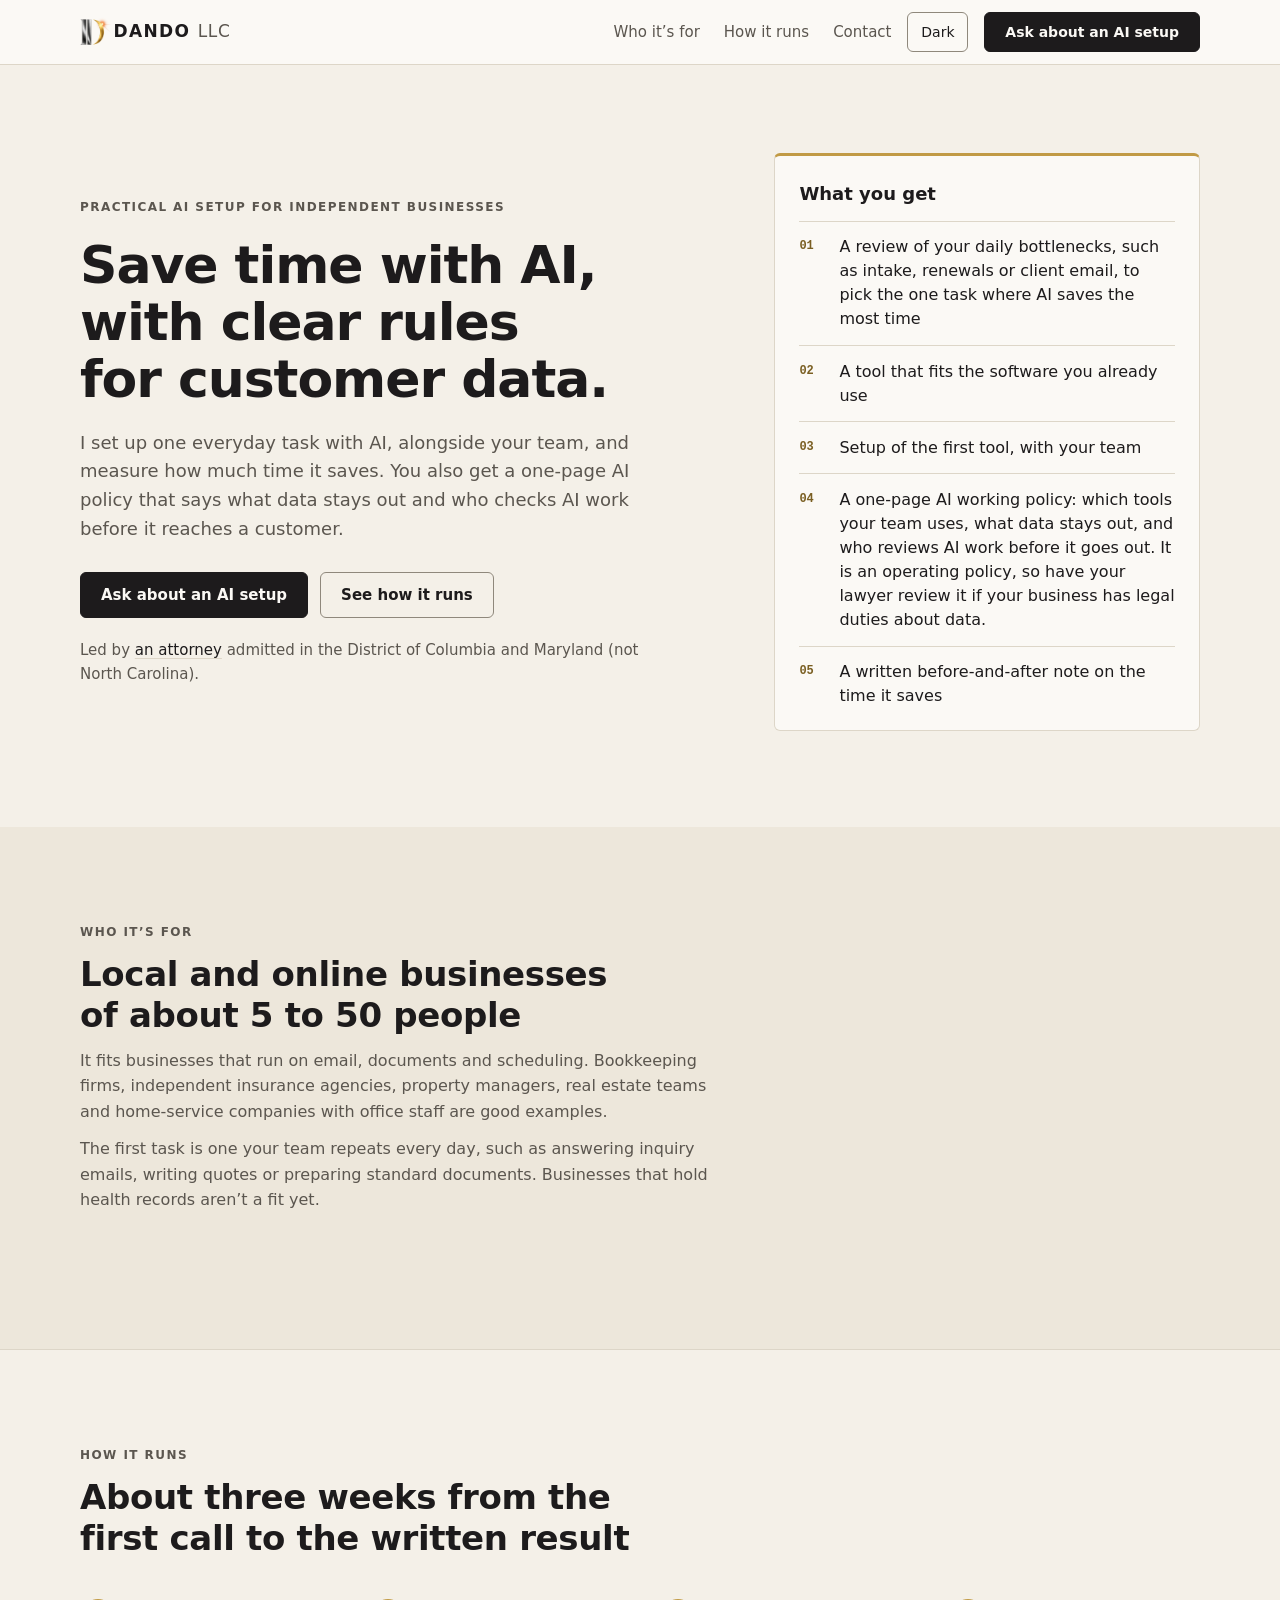
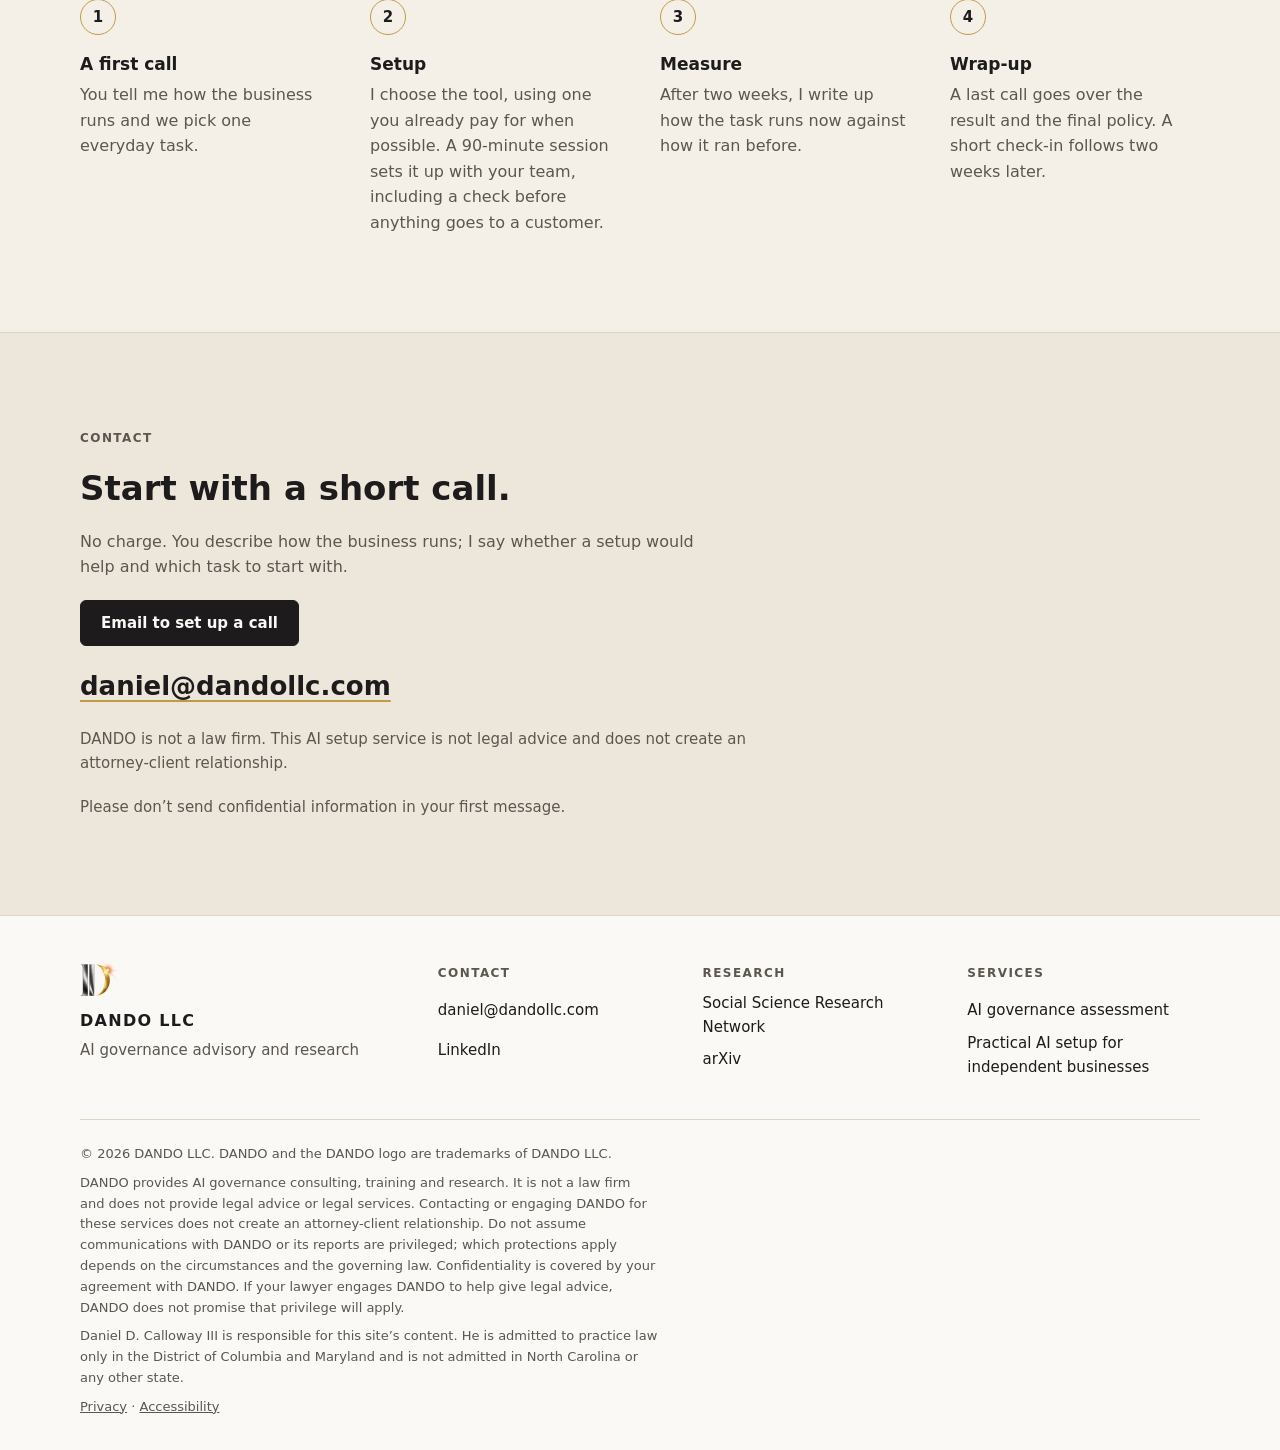
<file: makeover.html>
<!DOCTYPE html>
<html lang="en" data-theme="light">
<head>
<meta charset="UTF-8">
<meta name="viewport" content="width=device-width, initial-scale=1, viewport-fit=cover">
<meta name="robots" content="noindex">
<title>Practical AI setup for independent businesses | DANDO LLC</title>
<meta name="description" content="Save time with AI, with clear rules for customer data. One everyday task set up with your team, a one-page AI policy, and a written count of the time saved.">
<link rel="canonical" href="https://dandollc.com/makeover.html">
<meta name="theme-color" content="#F4F0E8">
<meta property="og:type" content="website">
<meta property="og:site_name" content="DANDO LLC">
<meta property="og:title" content="Practical AI setup for independent businesses | DANDO LLC">
<meta property="og:description" content="Save time with AI, with clear rules for customer data. One everyday task set up with your team, a one-page AI policy, and a written count of the time saved.">
<meta property="og:url" content="https://dandollc.com/makeover.html">
<meta property="og:image" content="https://dandollc.com/social-card-makeover-flare-2026-10-31.jpg">
<meta property="og:image:width" content="1200">
<meta property="og:image:height" content="630">
<meta property="og:image:alt" content="Practical AI setup for independent businesses | DANDO LLC">
<meta name="twitter:card" content="summary_large_image">
<meta name="twitter:title" content="Practical AI setup for independent businesses | DANDO LLC">
<meta name="twitter:description" content="Save time with AI, with clear rules for customer data. One everyday task set up with your team, a one-page AI policy, and a written count of the time saved.">
<meta name="twitter:image" content="https://dandollc.com/social-card-makeover-flare-2026-10-31.jpg">
<link rel="icon" type="image/png" href="dando-mark-nostar.png">
<style>
  /* Layout: one 72rem column. Palette follows the DANDO mark: ink and warm gray on a paper ground, gold as the accent. */
  :root {
    --bg: #F4F0E8;
    --surface: #FBF9F5;
    --fg: #1D1B1C;
    --muted: #5B564F;
    --line: #DDD6C8;
    --line-strong: #8F887C;
    --action: #1D1B1C;
    --action-hover: #000000;
    --on-action: #FBF9F5;
    --accent: #7A5F22;
    --gold: #C19A45;
    --band: #EDE7DB;
    --f-sans: system-ui, -apple-system, "Segoe UI", Roboto, "Helvetica Neue", Arial, sans-serif;
    --f-mono: ui-monospace, "SF Mono", Menlo, Consolas, monospace;
    --radius: 6px;
    --wrap: 72rem;
    --header-h: 64px;
    color-scheme: light;
  }
  :root[data-theme="dark"] {
    --bg: #121113;
    --surface: #1C1A1D;
    --fg: #ECE8E1;
    --muted: #A8A39A;
    --line: #34302F;
    --line-strong: #6E6862;
    --action: #C19A45;
    --action-hover: #DCBD6E;
    --on-action: #121113;
    --accent: #DCBD6E;
    --gold: #C19A45;
    --band: #17161A;
    color-scheme: dark;
  }

  *, *::before, *::after { box-sizing: border-box; }
  * { margin: 0; padding: 0; }
  html { -webkit-text-size-adjust: 100%; text-size-adjust: 100%; scroll-behavior: smooth; scroll-padding-top: calc(var(--header-h) + 16px); }
  body {
    background: var(--bg); color: var(--fg);
    font-family: var(--f-sans); font-size: 1rem; line-height: 1.6;
    -webkit-font-smoothing: antialiased; overflow-wrap: break-word;
  }
  body::before { content: ""; position: fixed; inset: 0 0 auto; height: env(safe-area-inset-top, 0px); z-index: 60; background: var(--surface); }
  img { display: block; max-width: 100%; height: auto; }
  a { color: inherit; }
  ul, ol { list-style: none; }
  h1, h2, h3 { text-wrap: balance; color: var(--fg); }
  p { text-wrap: pretty; }
  :focus-visible { outline: 2px solid var(--accent); outline-offset: 3px; border-radius: 2px; }

  .wrap {
    width: 100%; max-width: var(--wrap); margin: 0 auto;
    padding-left: max(16px, env(safe-area-inset-left, 0px));
    padding-right: max(16px, env(safe-area-inset-right, 0px));
  }
  .eyebrow {
    display: block; font-size: 0.75rem; font-weight: 600; letter-spacing: 0.12em;
    text-transform: uppercase; color: var(--muted); text-wrap: balance;
  }

  .skip-link {
    position: absolute; left: 8px; top: -100px; z-index: 100;
    background: var(--action); color: var(--on-action); padding: 0.7rem 1rem;
    font-weight: 600; text-decoration: none; border-radius: var(--radius);
  }
  .skip-link:focus { top: 8px; }

  /* Header */
  .site-header {
    position: sticky; top: env(safe-area-inset-top, 0px); z-index: 50;
    background: var(--surface); border-bottom: 1px solid var(--line);
  }
  .header-inner { display: flex; align-items: center; gap: 1rem; min-height: var(--header-h); }
  .brand { display: inline-flex; align-items: center; gap: 0.6rem; text-decoration: none; margin-right: auto; min-height: 44px; }
  .brand img { height: 26px; width: auto; }
  .brand-name { font-size: 1.0625rem; font-weight: 700; letter-spacing: 0.08em; }
  .brand-name span { font-weight: 400; letter-spacing: 0.04em; color: var(--muted); }
  .logo-dark { display: none !important; }
  :root[data-theme="dark"] .logo-light { display: none !important; }
  :root[data-theme="dark"] .logo-dark { display: block !important; }
  /* Light theme: light-background flare mark, sized like the dark one so the wordmark stays put. */
  .brand img.logo-light { height: 32.5px; margin: -3.25px -8.4px -3.25px 0; }
  .footer-brand img.logo-light { height: 40px; margin: -4px 0; }
  /* Dark theme: long-flare mark. The D matches the light mark's size; the glow overflows without moving the layout. */
  :root[data-theme="dark"] .brand img.logo-dark { height: 32.5px; margin: -3.25px -9.6px -3.25px 0; }

  .nav { display: flex; align-items: center; gap: 1.5rem; }
  .nav a { font-size: 0.9375rem; color: var(--muted); text-decoration: none; min-height: 44px; display: inline-flex; align-items: center; }
  .nav a:hover { color: var(--fg); }
  .nav .nav-cta { display: none; }
  .theme-btn, .menu-btn {
    font: 500 0.875rem/1 var(--f-sans); color: var(--fg); background: transparent;
    border: 1px solid var(--line-strong); border-radius: var(--radius);
    min-height: 40px; padding: 0 0.8rem; cursor: pointer;
  }
  .theme-btn:hover, .menu-btn:hover { border-color: var(--muted); }
  .menu-btn { display: none; }

  @media (max-width: 860px) {
    .nav {
      position: absolute; top: 100%; left: 0; right: 0;
      flex-direction: column; align-items: stretch; gap: 0;
      background: var(--surface); border-bottom: 1px solid var(--line);
      padding: 0.25rem max(16px, env(safe-area-inset-right, 0px)) 1rem max(16px, env(safe-area-inset-left, 0px));
      max-height: calc(100vh - var(--header-h) - env(safe-area-inset-top, 0px));
      max-height: calc(100dvh - var(--header-h) - env(safe-area-inset-top, 0px));
      overflow-y: auto; overscroll-behavior: contain;
    }
    .nav a { min-height: 48px; border-bottom: 1px solid var(--line); color: var(--fg); }
    .nav .nav-cta { display: flex; justify-content: center; margin-top: 1rem; border: 0; color: var(--on-action); }
    .nav .nav-cta:hover { color: var(--on-action); }
    html:not(.js) .nav { position: static; flex: 0 0 100%; padding-left: 0; padding-right: 0; border-bottom: 0; max-height: none; overflow: visible; }
    html:not(.js) .header-inner { flex-wrap: wrap; }
    html.js .nav { display: none; }
    html.js .nav.is-open { display: flex; }
    html.js .menu-btn { display: inline-flex; align-items: center; }
    .header-cta { display: none !important; }
  }

  /* Buttons */
  .btn {
    display: inline-flex; align-items: center; justify-content: center;
    min-height: 46px; padding: 0 1.25rem; border-radius: var(--radius);
    font: 600 0.9375rem/1.2 var(--f-sans); text-decoration: none;
    border: 1px solid transparent; transition: background-color .15s ease, border-color .15s ease;
  }
  .btn-primary { background: var(--action); color: var(--on-action); border-color: var(--action); }
  .btn-primary:hover { background: var(--action-hover); border-color: var(--action-hover); }
  .btn-secondary { background: transparent; color: var(--fg); border-color: var(--line-strong); }
  .btn-secondary:hover { border-color: var(--fg); }
  .header-cta { min-height: 40px; font-size: 0.875rem; }

  /* Sections */
  .section { padding-block: 4.5rem; }
  .section + .section { border-top: 1px solid var(--line); }
  .section-head { max-width: 44rem; margin-bottom: 2.5rem; display: grid; gap: 0.75rem; }
  .section-head h2 { font-size: clamp(1.625rem, 3vw, 2.125rem); line-height: 1.2; font-weight: 650; letter-spacing: -0.01em; }
  .section-head p { color: var(--muted); max-width: 40rem; }

  /* Hero */
  .hero { padding-block: 4rem 4.5rem; }
  .hero-grid { display: grid; gap: 2.5rem; }
  .hero-grid > * { min-width: 0; }
  .hero-copy { display: grid; gap: 1.25rem; align-content: start; }
  .hero h1 { font-size: clamp(2.125rem, 5vw, 3.25rem); line-height: 1.1; font-weight: 700; letter-spacing: -0.02em; max-width: 20ch; }
  .hero-lede { font-size: 1.125rem; color: var(--muted); max-width: 38rem; }
  .hero-actions { display: flex; flex-wrap: wrap; gap: 0.75rem; margin-top: 0.5rem; }

  .hero-note { font-size: 0.9375rem; color: var(--muted); }
  .hero-note a { color: var(--fg); text-decoration: underline; text-decoration-color: var(--line); text-underline-offset: 3px; }
  .hero-note a:hover { text-decoration-color: currentColor; }

  .principles-card {
    background: var(--surface); border: 1px solid var(--line); border-radius: var(--radius);
    border-top: 3px solid var(--gold);
    padding: 1.5rem 1.5rem 0.5rem; display: grid; gap: 0.75rem; align-content: start;
  }
  .principles-card h2 { font-size: 1.125rem; font-weight: 650; }
  .principles-example { color: var(--muted); font-size: 0.9375rem; margin-top: -0.35rem; }
  .principles { counter-reset: principle; }
  .principles li {
    counter-increment: principle; display: grid; grid-template-columns: 2rem minmax(0, 1fr); gap: 0.5rem;
    padding: 0.85rem 0; border-top: 1px solid var(--line); font-size: 1rem; line-height: 1.5;
  }
  .principles li::before {
    content: counter(principle, decimal-leading-zero); font: 600 0.75rem/1.95 var(--f-mono);
    color: var(--accent); font-variant-numeric: tabular-nums;
  }

  /* Point of view */
  .thesis { border-top: 1px solid var(--line); }
  .thesis-grid { display: grid; gap: 1.5rem; }
  .thesis-grid > * { min-width: 0; }
  .thesis-grid .section-head { margin-bottom: 0; align-content: start; }
  .thesis-body { display: grid; gap: 1.1rem; max-width: 40rem; }
  .thesis-body p { font-size: 1.0625rem; }
  .thesis-body strong { font-weight: 650; }
  .thesis-link a { color: var(--fg); font-weight: 600; text-decoration: none; display: inline-flex; min-height: 44px; align-items: center; }
  .thesis-link a:hover { color: var(--accent); text-decoration: underline; text-decoration-color: var(--gold); text-underline-offset: 3px; }

  .facts { display: grid; gap: 0; }
  .facts li { display: grid; gap: 0.2rem; padding: 0.7rem 0; border-top: 1px solid var(--line); font-size: 1rem; line-height: 1.45; }
  .facts .k { color: var(--muted); font-size: 0.6875rem; font-weight: 600; letter-spacing: 0.08em; text-transform: uppercase; }

  /* Services */
  .services { background: var(--band); }
  .offer-lead {
    background: var(--surface); border: 1px solid var(--line); border-top: 3px solid var(--fg);
    border-radius: var(--radius); padding: 1.75rem 1.5rem 1.5rem; display: grid; gap: 1.75rem;
  }
  .offer-lead > * { min-width: 0; }
  .offer-lead-intro { display: grid; gap: 0.9rem; align-content: start; }
  .offer-lead h3 { font-size: clamp(1.5rem, 3vw, 1.875rem); font-weight: 650; line-height: 1.2; }
  .offer-lead .btn { justify-self: start; margin-top: 0.25rem; }
  .offer-receive { border-top: 1px solid var(--line); padding-top: 0.9rem; font-size: 1rem; }
  .list-label { display: block; font-size: 0.75rem; font-weight: 600; letter-spacing: 0.12em; text-transform: uppercase; color: var(--muted); margin-bottom: 0.4rem; }
  .offers-two { display: grid; gap: 1rem; margin-top: 1rem; }
  .offer-small {
    margin-top: 2rem; background: var(--surface); border: 1px solid var(--line); border-left: 3px solid var(--gold);
    border-radius: var(--radius); padding: 1.5rem; display: grid; gap: 1.25rem;
  }
  .offer-small > * { min-width: 0; }
  .offer-small-intro { display: grid; gap: 0.75rem; align-content: start; }
  .offer-small h3 { font-size: 1.375rem; font-weight: 650; }
  .offer-small .offer-ask { border-top: 0; padding-top: 0; justify-self: start; }
  .offer-small li { padding: 0.55rem 0 0.55rem 1.1rem; border-top: 1px solid var(--line); position: relative; font-size: 1rem; }
  .offer-small li::before { content: ""; position: absolute; left: 0; top: 1.05rem; width: 6px; height: 6px; border-radius: 50%; background: var(--gold); }
  .hero-alt { margin-top: -0.25rem; }
  .offer {
    background: var(--surface); border: 1px solid var(--line); border-radius: var(--radius);
    padding: 1.75rem 1.5rem 1.25rem; display: flex; flex-direction: column; gap: 0.9rem;
  }
  .offer h3 { font-size: 1.375rem; font-weight: 650; }
  .offer-type { font-size: 0.8125rem; font-weight: 600; letter-spacing: 0.06em; text-transform: uppercase; color: var(--muted); }
  .offer-desc { color: var(--muted); }
  .offer ul { flex: 1; display: grid; align-content: start; }
  .offer li, .offer-lead li { padding: 0.55rem 0 0.55rem 1.1rem; border-top: 1px solid var(--line); position: relative; font-size: 1rem; }
  .offer li::before, .offer-lead li::before { content: ""; position: absolute; left: 0; top: 1.05rem; width: 6px; height: 6px; border-radius: 50%; background: var(--gold); }
  .offer-ask { display: inline-flex; align-items: center; min-height: 44px; color: var(--fg); font-weight: 600; font-size: 0.9375rem; text-decoration: none; border-top: 1px solid var(--line); padding-top: 0.5rem; }
  .offer-ask:hover { color: var(--accent); text-decoration: underline; text-decoration-color: var(--gold); text-underline-offset: 3px; }
  .frameworks-note { margin-top: 1rem; font-size: 0.9375rem; color: var(--muted); display: grid; gap: 0.4rem; }
  .frameworks-note ul { list-style: disc; padding-left: 1.2rem; }
  .frameworks-note li { padding: 0; border: 0; font-size: inherit; }
  .frameworks-note li::before { content: none; }

  /* Approach */
  .steps { display: grid; gap: 1.5rem; counter-reset: step; }
  .step { display: grid; grid-template-columns: 2.5rem 1fr; gap: 1rem; align-items: start; align-content: start; }
  .step > div { min-width: 0; }
  .step-num {
    width: 2.25rem; height: 2.25rem; border-radius: 50%; border: 1px solid var(--gold);
    color: var(--fg); font: 600 0.9375rem/2.15rem var(--f-sans); text-align: center;
    font-variant-numeric: tabular-nums;
  }
  .step h3 { font-size: 1.0625rem; font-weight: 650; margin-bottom: 0.25rem; }
  .step p { color: var(--muted); font-size: 1rem; }

  /* Research */
  .papers { display: grid; }
  .paper { display: grid; gap: 0.25rem; padding: 1.1rem 0; border-top: 1px solid var(--line); }
  .paper:last-child { border-bottom: 1px solid var(--line); }
  .paper-meta { font-family: var(--f-mono); font-size: 0.75rem; color: var(--muted); font-variant-numeric: tabular-nums; }
  .paper a.paper-title { font-size: 1.0625rem; font-weight: 650; color: var(--fg); text-decoration: none; }
  .paper a.paper-title:hover { color: var(--accent); text-decoration: underline; text-underline-offset: 3px; }
  .paper p { color: var(--muted); font-size: 1rem; max-width: 46rem; }
  .research-foot { margin-top: 1.5rem; }
  .research-foot a { color: var(--fg); font-weight: 600; text-decoration: none; display: inline-flex; min-height: 44px; align-items: center; }
  .research-foot a:hover { color: var(--accent); text-decoration: underline; text-decoration-color: var(--gold); text-underline-offset: 3px; }

  /* About */
  .about-layout { display: grid; gap: 2rem; }
  .about-layout > * { min-width: 0; }
  .about-text { display: grid; gap: 1.1rem; align-content: start; max-width: 44rem; }
  .about-bio { font-size: 1.0625rem; color: var(--fg); }
  .about-more { font-size: 1rem; color: var(--muted); }
  .about-more .list-label { margin-bottom: 0.2rem; }
  .profile {
    background: var(--surface); border: 1px solid var(--line); border-top: 3px solid var(--gold);
    border-radius: var(--radius); padding: 1.5rem 1.5rem 0.75rem; display: grid; gap: 1rem; align-content: start;
  }
  .profile-photo { width: 100%; aspect-ratio: 4 / 5; object-fit: cover; border-radius: var(--radius); }
  .profile-name { font-size: 1.125rem; font-weight: 650; }
  .profile .role { color: var(--muted); font-size: 0.9375rem; margin-top: 0.15rem; }
  .profile-link { display: inline-flex; align-items: center; min-height: 48px; border-top: 1px solid var(--line); color: var(--fg); font-weight: 600; font-size: 0.9375rem; text-decoration: none; }
  .profile-link:hover { color: var(--accent); text-decoration: underline; text-decoration-color: var(--gold); text-underline-offset: 3px; }

  /* Contact */
  .contact { background: var(--band); }
  .contact-lead { max-width: 40rem; margin: 0; color: var(--muted); }
  .contact-inner { max-width: 44rem; display: grid; gap: 1.25rem; }
  .contact h2 { font-size: clamp(1.625rem, 3vw, 2.125rem); line-height: 1.2; font-weight: 650; }
  .contact-email { font-size: clamp(1.25rem, 3vw, 1.625rem); font-weight: 650; color: var(--fg); text-decoration: underline; text-decoration-color: var(--gold); text-underline-offset: 5px; text-decoration-thickness: 2px; word-break: break-all; }
  .topics { display: flex; flex-wrap: wrap; gap: 0.5rem; }
  .topics a { display: inline-flex; align-items: center; min-height: 42px; padding: 0 1rem; border: 1px solid var(--line); border-radius: var(--radius); background: var(--surface); text-decoration: none; font-size: 0.9375rem; font-weight: 500; }
  .topics a:hover { border-color: var(--fg); color: var(--fg); }
  .contact-note { font-size: 0.9375rem; color: var(--muted); }

  /* Footer */
  .site-footer { border-top: 1px solid var(--line); background: var(--surface); padding-block: 3rem calc(2rem + env(safe-area-inset-bottom, 0px)); }
  .footer-grid { display: grid; gap: 2rem; }
  .footer-brand img { height: 32px; width: auto; }
  :root[data-theme="dark"] .footer-brand img.logo-dark { height: 40px; margin: -4px 0; }
  .footer-brand p { margin-top: 0.75rem; font-weight: 700; letter-spacing: 0.08em; }
  .footer-brand .tag { font-weight: 400; letter-spacing: 0; color: var(--muted); font-size: 0.9375rem; margin-top: 0.25rem; }
  .site-footer h2 { font-size: 0.75rem; font-weight: 600; letter-spacing: 0.12em; text-transform: uppercase; color: var(--muted); margin-bottom: 0.4rem; }
  .site-footer li a { display: inline-flex; align-items: center; min-height: 40px; text-decoration: none; font-size: 0.9375rem; }
  .site-footer li a:hover { color: var(--accent); }
  .footer-bottom { margin-top: 2.5rem; padding-top: 1.5rem; border-top: 1px solid var(--line); display: grid; gap: 0.5rem; font-size: 0.8125rem; color: var(--muted); }
  .footer-bottom p { max-width: 70ch; }

  @media (min-width: 640px) {
    .footer-grid { grid-template-columns: 1fr 1fr; }
    .paper { grid-template-columns: 14rem 1fr; column-gap: 2rem; align-items: baseline; }
    .paper-meta { grid-row: 1 / span 2; }
    .steps { grid-template-columns: 1fr 1fr; column-gap: 2.5rem; }
  }
  @media (min-width: 760px) {
    .offers-two { grid-template-columns: 1fr 1fr; }
  }
  @media (min-width: 960px) {
    .section { padding-block: 6rem; }
    .hero { padding-block: 5.5rem 6rem; }
    .hero-grid { grid-template-columns: minmax(0, 3fr) minmax(0, 2fr); column-gap: 3.5rem; align-items: center; }
    .offer-lead { grid-template-columns: minmax(0, 5fr) minmax(0, 6fr); column-gap: 3rem; padding: 2.25rem 2.25rem 2rem; }
    .offer-small { grid-template-columns: minmax(0, 5fr) minmax(0, 6fr); column-gap: 3rem; padding: 1.75rem 2.25rem; }
    .thesis-grid { grid-template-columns: minmax(0, 2fr) minmax(0, 3fr); column-gap: 3.5rem; }
    .steps { grid-template-columns: repeat(4, 1fr); }
    .step { grid-template-columns: 1fr; }
    .about-layout { grid-template-columns: minmax(0, 3fr) minmax(0, 2fr); column-gap: 3.5rem; }
    .footer-grid { grid-template-columns: 1.4fr 1fr 1fr 1fr; }
  }
  @media (prefers-reduced-motion: reduce) {
    html { scroll-behavior: auto; }
    *, *::before, *::after { transition: none !important; }
  }
</style>
<script>
  document.documentElement.classList.add('js');
  try { if (localStorage.getItem('dando-theme') === 'dark') document.documentElement.setAttribute('data-theme', 'dark'); } catch (e) {}
</script>
</head>
<body>

<a class="skip-link" href="#main">Skip to content</a>

<header class="site-header">
  <div class="wrap header-inner">
    <a class="brand" href="./" aria-label="DANDO LLC home">
      <img class="logo-light" src="dando-mark-flare-on-light.png" width="159" height="160" alt="" aria-hidden="true">
      <img class="logo-dark" src="dando-mark-flare-on-dark.png" width="165" height="160" alt="" aria-hidden="true">
      <span class="brand-name">DANDO <span>LLC</span></span>
    </a>
    <nav class="nav" id="site-nav" aria-label="Sections">
      <a href="#fit">Who it&rsquo;s for</a>
      <a href="#how">How it runs</a>
      <a href="#contact">Contact</a>
      <a class="btn btn-primary nav-cta" href="#contact">Ask about an AI setup</a>
    </nav>
    <button class="theme-btn" type="button" id="theme-btn" aria-pressed="false">Dark</button>
    <a class="btn btn-primary header-cta" href="#contact">Ask about an AI setup</a>
    <button class="menu-btn" type="button" aria-expanded="false" aria-controls="site-nav">Menu</button>
  </div>
</header>

<main id="main" tabindex="-1">

<section class="hero" aria-labelledby="hero-title">
  <div class="wrap hero-grid">
    <div class="hero-copy">
      <span class="eyebrow">Practical AI setup for independent businesses</span>
      <h1 id="hero-title">Save time with AI, with clear rules for customer data.</h1>
      <p class="hero-lede">I set up one everyday task with AI, alongside your team, and measure how much time it saves. You also get a one-page AI policy that says what data stays out and who checks AI work before it reaches a customer.</p>
      <div class="hero-actions">
        <a href="mailto:daniel@dandollc.com?subject=AI%20setup%20inquiry" class="btn btn-primary">Ask about an AI setup</a>
        <a href="#how" class="btn btn-secondary">See how it runs</a>
      </div>
      <p class="hero-note">Led by <a href="./#about">an attorney</a> admitted in the District of Columbia and Maryland (not North Carolina).</p>
    </div>

    <aside class="principles-card" aria-labelledby="get-title">
      <h2 id="get-title">What you get</h2>
      <ol class="principles">
        <li>A review of your daily bottlenecks, such as intake, renewals or client email, to pick the one task where AI saves the most time</li>
        <li>A tool that fits the software you already use</li>
        <li>Setup of the first tool, with your team</li>
        <li>A one-page AI working policy: which tools your team uses, what data stays out, and who reviews AI work before it goes out. It is an operating policy, so have your lawyer review it if your business has legal duties about data.</li>
        <li>A written before-and-after note on the time it saves</li>
      </ol>
    </aside>
  </div>
</section>

<section class="section services" id="fit" aria-labelledby="fit-title">
  <div class="wrap">
    <div class="section-head">
      <span class="eyebrow">Who it&rsquo;s for</span>
      <h2 id="fit-title">Local and online businesses of about 5 to 50 people</h2>
      <p>It fits businesses that run on email, documents and scheduling. Bookkeeping firms, independent insurance agencies, property managers, real estate teams and home-service companies with office staff are good examples.</p>
      <p>The first task is one your team repeats every day, such as answering inquiry emails, writing quotes or preparing standard documents. Businesses that hold health records aren&rsquo;t a fit yet.</p>
    </div>
  </div>
</section>

<section class="section" id="how" aria-labelledby="how-title">
  <div class="wrap">
    <div class="section-head">
      <span class="eyebrow">How it runs</span>
      <h2 id="how-title">About three weeks from the first call to the written result</h2>
    </div>
    <ol class="steps">
      <li class="step">
        <span class="step-num" aria-hidden="true">1</span>
        <div>
          <h3>A first call</h3>
          <p>You tell me how the business runs and we pick one everyday task.</p>
        </div>
      </li>
      <li class="step">
        <span class="step-num" aria-hidden="true">2</span>
        <div>
          <h3>Setup</h3>
          <p>I choose the tool, using one you already pay for when possible. A 90-minute session sets it up with your team, including a check before anything goes to a customer.</p>
        </div>
      </li>
      <li class="step">
        <span class="step-num" aria-hidden="true">3</span>
        <div>
          <h3>Measure</h3>
          <p>After two weeks, I write up how the task runs now against how it ran before.</p>
        </div>
      </li>
      <li class="step">
        <span class="step-num" aria-hidden="true">4</span>
        <div>
          <h3>Wrap-up</h3>
          <p>A last call goes over the result and the final policy. A short check-in follows two weeks later.</p>
        </div>
      </li>
    </ol>
  </div>
</section>

<section class="section contact" id="contact" aria-labelledby="contact-title">
  <div class="wrap">
    <div class="contact-inner">
      <span class="eyebrow">Contact</span>
      <h2 id="contact-title">Start with a short call.</h2>
      <p class="contact-lead">No charge. You describe how the business runs; I say whether a setup would help and which task to start with.</p>
      <p><a href="mailto:daniel@dandollc.com?subject=AI%20setup%20inquiry" class="btn btn-primary">Email to set up a call</a></p>
      <a href="mailto:daniel@dandollc.com?subject=AI%20setup%20inquiry" class="contact-email">daniel@dandollc.com</a>
      <p class="contact-note">DANDO is not a law firm. This AI setup service is not legal advice and does not create an attorney-client relationship.</p>
      <p class="contact-note">Please don&rsquo;t send confidential information in your first message.</p>
    </div>
  </div>
</section>

</main>

<footer class="site-footer">
  <div class="wrap">
    <div class="footer-grid">
      <div class="footer-brand">
        <img class="logo-light" src="dando-mark-flare-on-light.png" width="159" height="160" alt="" aria-hidden="true">
        <img class="logo-dark" src="dando-mark-flare-on-dark.png" width="165" height="160" alt="" aria-hidden="true">
        <p>DANDO LLC</p>
        <p class="tag">AI governance advisory and research</p>
      </div>
      <nav aria-label="Contact">
        <h2>Contact</h2>
        <ul>
          <li><a href="mailto:daniel@dandollc.com">daniel@dandollc.com</a></li>
          <li><a href="https://www.linkedin.com/in/callowayesq/" target="_blank" rel="noopener noreferrer">LinkedIn</a></li>
        </ul>
      </nav>
      <div>
        <h2>Research</h2>
        <ul>
          <li><a href="https://papers.ssrn.com/sol3/cf_dev/AbsByAuth.cfm?per_id=7682344" target="_blank" rel="noopener noreferrer">Social Science Research Network</a></li>
          <li><a href="https://arxiv.org/abs/2608.20220" target="_blank" rel="noopener noreferrer">arXiv</a></li>
        </ul>
      </div>
      <nav aria-label="Services">
        <h2>Services</h2>
        <ul>
          <li><a href="./#services">AI governance assessment</a></li>
          <li><a href="makeover.html">Practical AI setup for independent businesses</a></li>
        </ul>
      </nav>
    </div>
    <div class="footer-bottom">
      <p>&copy; 2026 DANDO LLC. DANDO and the DANDO logo are trademarks of DANDO LLC.</p>
      <p>DANDO provides AI governance consulting, training and research. It is not a law firm and does not provide legal advice or legal services. Contacting or engaging DANDO for these services does not create an attorney-client relationship. Do not assume communications with DANDO or its reports are privileged; which protections apply depends on the circumstances and the governing law. Confidentiality is covered by your agreement with DANDO. If your lawyer engages DANDO to help give legal advice, DANDO does not promise that privilege will apply.</p>
      <p>Daniel D. Calloway&nbsp;III is responsible for this site&rsquo;s content. He is admitted to practice law only in the District of Columbia and Maryland and is not admitted in North Carolina or any other state.</p>
      <p><a href="privacy.html">Privacy</a> &middot; <a href="accessibility.html">Accessibility</a></p>
    </div>
  </div>
</footer>

<script>
(function () {
  var root = document.documentElement;
  var tBtn = document.getElementById('theme-btn');
  function syncTheme() {
    var dark = root.getAttribute('data-theme') === 'dark';
    tBtn.textContent = dark ? 'Light' : 'Dark';
    tBtn.setAttribute('aria-pressed', dark ? 'true' : 'false');
    tBtn.setAttribute('aria-label', dark ? 'Switch to light theme' : 'Switch to dark theme');
  }
  tBtn.addEventListener('click', function () {
    var next = root.getAttribute('data-theme') === 'dark' ? 'light' : 'dark';
    root.setAttribute('data-theme', next);
    try { localStorage.setItem('dando-theme', next); } catch (e) {}
    syncTheme();
  });
  syncTheme();

  var btn = document.querySelector('.menu-btn');
  var nav = document.getElementById('site-nav');
  function setMenu(open) {
    nav.classList.toggle('is-open', open);
    btn.setAttribute('aria-expanded', open ? 'true' : 'false');
    btn.textContent = open ? 'Close' : 'Menu';
  }
  function isOpen() { return btn.getAttribute('aria-expanded') === 'true'; }
  function inMenu(el) { return !!el && (el === btn || nav.contains(el)); }
  btn.addEventListener('click', function () {
    var open = !isOpen();
    setMenu(open);
    if (open) { var first = nav.querySelector('a'); if (first) first.focus(); }
  });
  nav.addEventListener('click', function (e) { if (e.target.closest('a')) setMenu(false); });
  function closeOnLeave(e) { if (isOpen() && e.relatedTarget && !inMenu(e.relatedTarget)) setMenu(false); }
  nav.addEventListener('focusout', closeOnLeave);
  btn.addEventListener('focusout', closeOnLeave);
  document.addEventListener('focusin', function (e) { if (isOpen() && !inMenu(e.target)) setMenu(false); });
  document.addEventListener('keydown', function (e) {
    if (e.key === 'Escape' && isOpen()) { setMenu(false); btn.focus(); }
  });
})();
</script>
</body>
</html>
</file>
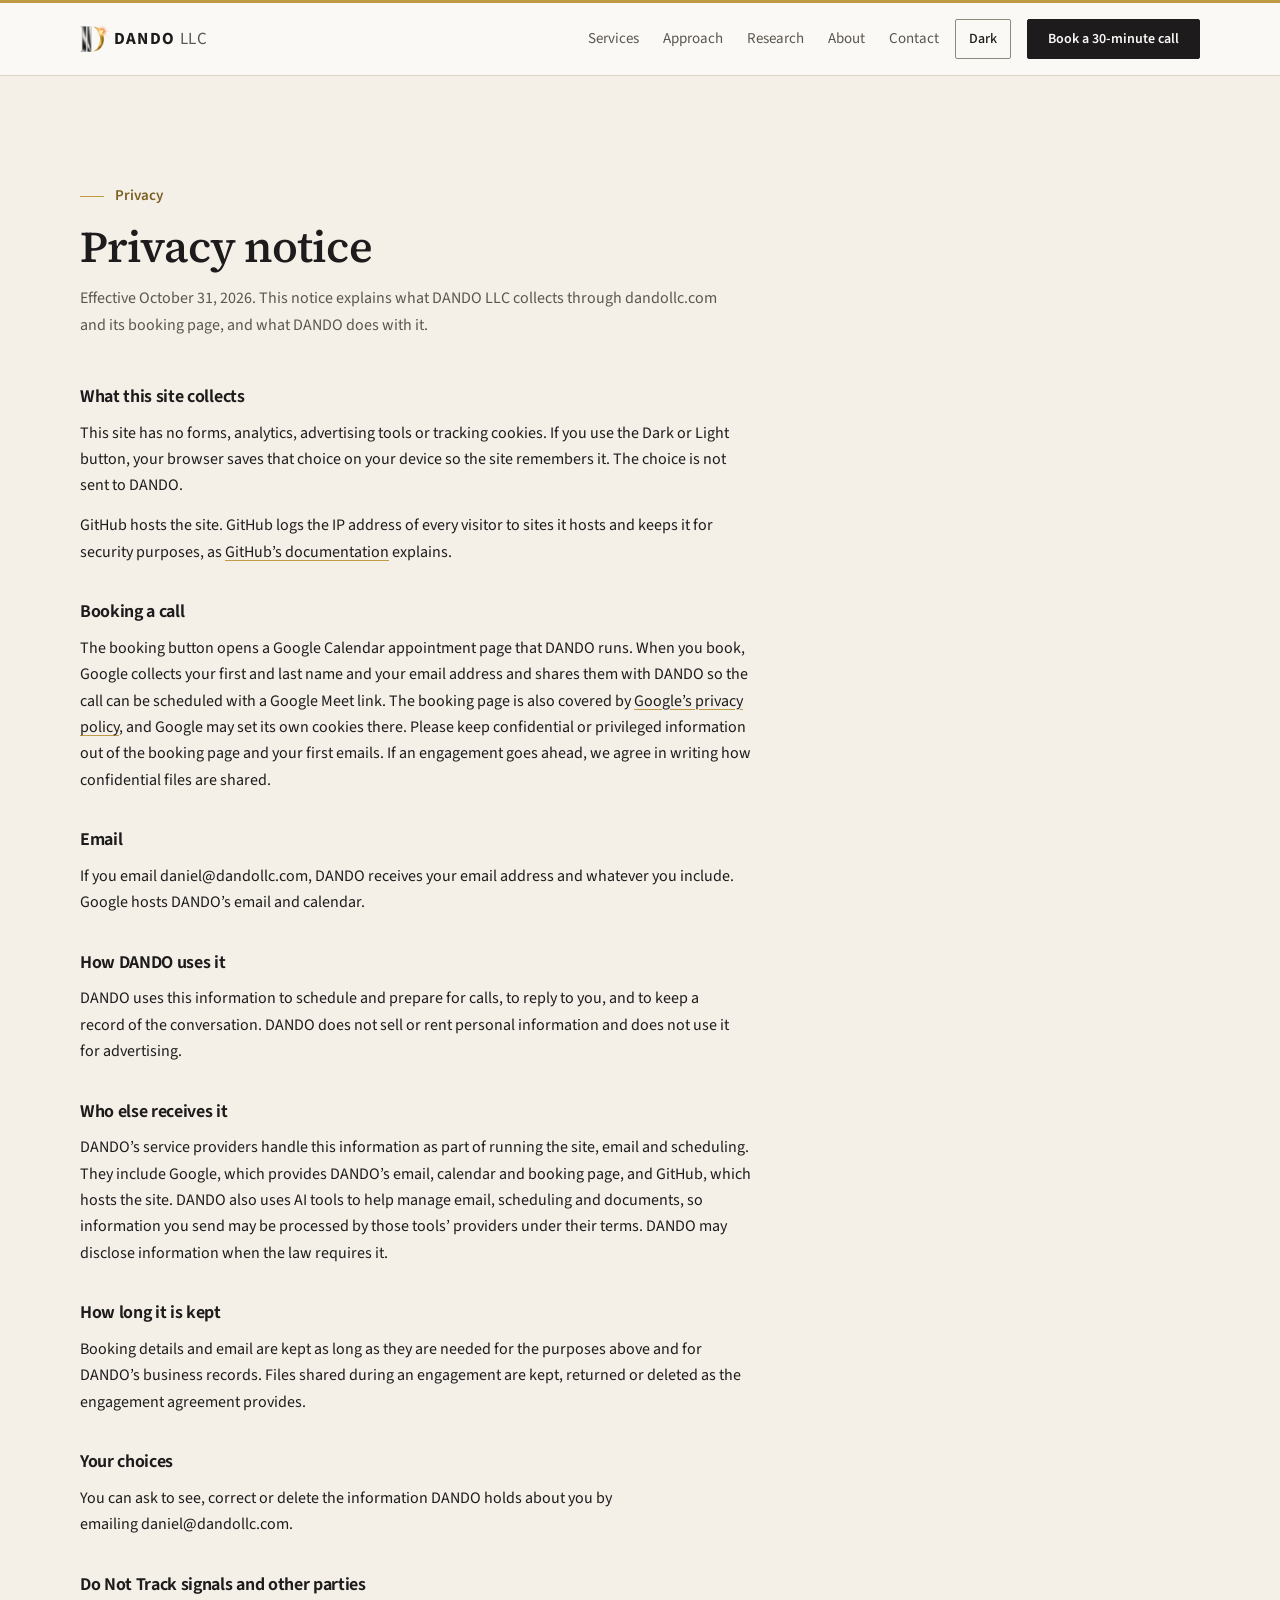
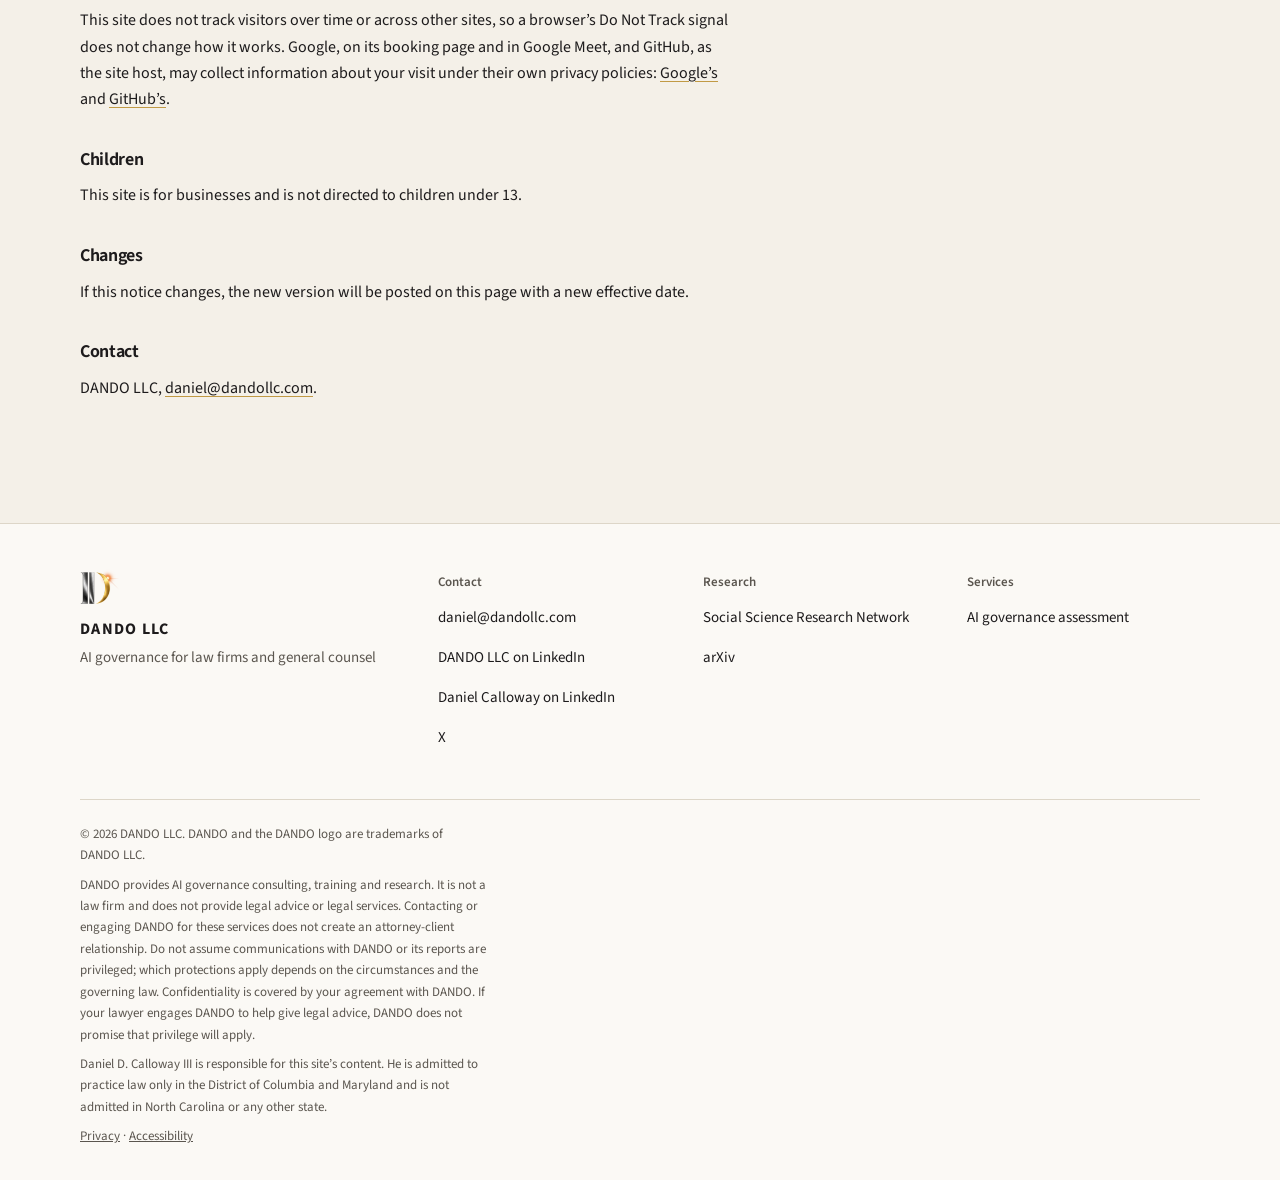
<file: privacy.html>
<!DOCTYPE html>
<html lang="en" data-theme="light">
<head>
<meta charset="UTF-8">
<meta name="viewport" content="width=device-width, initial-scale=1, viewport-fit=cover">
<title>Privacy notice | DANDO LLC</title>
<meta name="description" content="How DANDO LLC handles information collected through dandollc.com and its booking page.">
<link rel="canonical" href="https://dandollc.com/privacy.html">
<meta name="theme-color" content="#F4F0E8">
<meta property="og:type" content="website">
<meta property="og:site_name" content="DANDO LLC">
<meta property="og:title" content="Privacy notice | DANDO LLC">
<meta property="og:description" content="How DANDO LLC handles information collected through dandollc.com and its booking page.">
<meta property="og:url" content="https://dandollc.com/privacy.html">
<meta property="og:image" content="https://dandollc.com/social-card-2026-10-31.jpg">
<meta property="og:image:width" content="1200">
<meta property="og:image:height" content="630">
<meta property="og:image:alt" content="DANDO LLC: AI governance for law firms and general counsel">
<meta name="twitter:card" content="summary_large_image">
<meta name="twitter:title" content="Privacy notice | DANDO LLC">
<meta name="twitter:description" content="How DANDO LLC handles information collected through dandollc.com and its booking page.">
<meta name="twitter:image" content="https://dandollc.com/social-card-2026-10-31.jpg">
<link rel="icon" type="image/png" href="dando-mark-nostar.png">
<link rel="preload" href="fonts/source-serif-4-latin-wght-normal.woff2" as="font" type="font/woff2" crossorigin>
<link rel="preload" href="fonts/source-sans-3-latin-wght-normal.woff2" as="font" type="font/woff2" crossorigin>
<link rel="stylesheet" href="styles.css">
<script>
  document.documentElement.classList.add('js');
  try { if (localStorage.getItem('dando-theme') === 'dark') document.documentElement.setAttribute('data-theme', 'dark'); } catch (e) {}
</script>
</head>
<body>

<a class="skip-link" href="#main">Skip to content</a>

<header class="site-header">
  <div class="wrap header-inner">
    <a class="brand" href="./" aria-label="DANDO LLC home">
      <img class="logo-light" src="dando-mark-flare-on-light.png" width="159" height="160" alt="" aria-hidden="true">
      <img class="logo-dark" src="dando-mark-flare-on-dark.png" width="165" height="160" alt="" aria-hidden="true">
      <span class="brand-name">DANDO <span>LLC</span></span>
    </a>
    <nav class="nav" id="site-nav" aria-label="Sections">
      <a href="./#services">Services</a>
      <a href="./#approach">Approach</a>
      <a href="./#research">Research</a>
      <a href="./#about">About</a>
      <a href="./#contact">Contact</a>
      <button class="theme-btn" type="button" id="theme-btn" aria-pressed="false">Dark</button>
    </nav>
    <a class="btn btn-primary header-cta" href="https://calendar.google.com/calendar/appointments/schedules/AcZssZ2Tv8VllMrl5kL9UvSXAp3iEmmsTnsm45xSdXyyjG5At5GldBkTYADpoZZcaoclMWQwm9wZTdU8" target="_blank" rel="noopener" data-book><span class="cta-long">Book a 30-minute call</span><span class="cta-short">Book a call</span></a>
    <button class="menu-btn" type="button" aria-expanded="false" aria-controls="site-nav">Menu</button>
  </div>
</header>

<main id="main" tabindex="-1">

<section class="section" aria-labelledby="privacy-title">
  <div class="wrap">
    <div class="section-head">
      <span class="eyebrow">Privacy</span>
      <h1 id="privacy-title">Privacy notice</h1>
      <p>Effective October 31, 2026. This notice explains what DANDO LLC collects through dandollc.com and its booking page, and what DANDO does with it.</p>
    </div>
    <div class="prose">
      <h2>What this site collects</h2>
      <p>This site has no forms, analytics, advertising tools or tracking cookies. If you use the Dark or Light button, your browser saves that choice on your device so the site remembers it. The choice is not sent to DANDO.</p>
      <p>GitHub hosts the site. GitHub logs the IP address of every visitor to sites it hosts and keeps it for security purposes, as <a href="https://docs.github.com/en/pages/getting-started-with-github-pages/what-is-github-pages#data-collection" target="_blank" rel="noopener">GitHub&rsquo;s documentation</a> explains.</p>

      <h2>Booking a call</h2>
      <p>The booking button opens a Google Calendar appointment page that DANDO runs. When you book, Google collects your first and last name and your email address and shares them with DANDO so the call can be scheduled with a Google Meet link. The booking page is also covered by <a href="https://policies.google.com/privacy" target="_blank" rel="noopener">Google&rsquo;s privacy policy</a>, and Google may set its own cookies there. Please keep confidential or privileged information out of the booking page and your first emails. If an engagement goes ahead, we agree in writing how confidential files are shared.</p>

      <h2>Email</h2>
      <p>If you email daniel@dandollc.com, DANDO receives your email address and whatever you include. Google hosts DANDO&rsquo;s email and calendar.</p>

      <h2>How DANDO uses it</h2>
      <p>DANDO uses this information to schedule and prepare for calls, to reply to you, and to keep a record of the conversation. DANDO does not sell or rent personal information and does not use it for advertising.</p>

      <h2>Who else receives it</h2>
      <p>DANDO&rsquo;s service providers handle this information as part of running the site, email and scheduling. They include Google, which provides DANDO&rsquo;s email, calendar and booking page, and GitHub, which hosts the site. DANDO also uses AI tools to help manage email, scheduling and documents, so information you send may be processed by those tools&rsquo; providers under their terms. DANDO may disclose information when the law requires it.</p>

      <h2>How long it is kept</h2>
      <p>Booking details and email are kept as long as they are needed for the purposes above and for DANDO&rsquo;s business records. Files shared during an engagement are kept, returned or deleted as the engagement agreement provides.</p>

      <h2>Your choices</h2>
      <p>You can ask to see, correct or delete the information DANDO holds about you by emailing daniel@dandollc.com.</p>

      <h2>Do Not Track signals and other parties</h2>
      <p>This site does not track visitors over time or across other sites, so a browser&rsquo;s Do Not Track signal does not change how it works. Google, on its booking page and in Google Meet, and GitHub, as the site host, may collect information about your visit under their own privacy policies: <a href="https://policies.google.com/privacy" target="_blank" rel="noopener">Google&rsquo;s</a> and <a href="https://docs.github.com/en/site-policy/privacy-policies/github-general-privacy-statement" target="_blank" rel="noopener">GitHub&rsquo;s</a>.</p>

      <h2>Children</h2>
      <p>This site is for businesses and is not directed to children under 13.</p>

      <h2>Changes</h2>
      <p>If this notice changes, the new version will be posted on this page with a new effective date.</p>

      <h2>Contact</h2>
      <p>DANDO LLC, <a href="mailto:daniel@dandollc.com">daniel@dandollc.com</a>.</p>
    </div>
  </div>
</section>

</main>

<footer class="site-footer">
  <div class="wrap">
    <div class="footer-grid">
      <div class="footer-brand">
        <img class="logo-light" src="dando-mark-flare-on-light.png" width="159" height="160" alt="" aria-hidden="true">
        <img class="logo-dark" src="dando-mark-flare-on-dark.png" width="165" height="160" alt="" aria-hidden="true">
        <p>DANDO LLC</p>
        <p class="tag">AI governance for law firms and general counsel</p>
      </div>
      <nav aria-label="Contact">
        <h2>Contact</h2>
        <ul>
          <li><a href="mailto:daniel@dandollc.com">daniel@dandollc.com</a></li>
          <li><a href="https://www.linkedin.com/company/dando-llc/" target="_blank" rel="noopener noreferrer">DANDO LLC on LinkedIn</a></li>
          <li><a href="https://www.linkedin.com/in/callowayesq/" target="_blank" rel="me noopener noreferrer">Daniel Calloway on LinkedIn</a></li>
          <li><a href="https://x.com/callowayesq" target="_blank" rel="me noopener noreferrer">X</a></li>
        </ul>
      </nav>
      <div>
        <h2>Research</h2>
        <ul>
          <li><a href="https://papers.ssrn.com/sol3/cf_dev/AbsByAuth.cfm?per_id=7682344" target="_blank" rel="noopener noreferrer">Social Science Research Network</a></li>
          <li><a href="https://arxiv.org/abs/2608.20220" target="_blank" rel="noopener noreferrer">arXiv</a></li>
        </ul>
      </div>
      <nav aria-label="Services">
        <h2>Services</h2>
        <ul>
          <li><a href="./#services">AI governance assessment</a></li>
        </ul>
      </nav>
    </div>
    <div class="footer-bottom">
      <p>&copy; 2026 DANDO LLC. DANDO and the DANDO logo are trademarks of DANDO LLC.</p>
      <p>DANDO provides AI governance consulting, training and research. It is not a law firm and does not provide legal advice or legal services. Contacting or engaging DANDO for these services does not create an attorney-client relationship. Do not assume communications with DANDO or its reports are privileged; which protections apply depends on the circumstances and the governing law. Confidentiality is covered by your agreement with DANDO. If your lawyer engages DANDO to help give legal advice, DANDO does not promise that privilege will apply.</p>
      <p>Daniel D. Calloway&nbsp;III is responsible for this site&rsquo;s content. He is admitted to practice law only in the District of Columbia and Maryland and is not admitted in North Carolina or any other state.</p>
      <p><a href="privacy.html">Privacy</a> &middot; <a href="accessibility.html">Accessibility</a></p>
    </div>
  </div>
</footer>

<script>
(function () {
  var root = document.documentElement;
  var tBtn = document.getElementById('theme-btn');
  function syncTheme() {
    var dark = root.getAttribute('data-theme') === 'dark';
    tBtn.textContent = dark ? 'Light' : 'Dark';
    tBtn.setAttribute('aria-pressed', dark ? 'true' : 'false');
    tBtn.setAttribute('aria-label', dark ? 'Switch to light theme' : 'Switch to dark theme');
  }
  tBtn.addEventListener('click', function () {
    var next = root.getAttribute('data-theme') === 'dark' ? 'light' : 'dark';
    root.setAttribute('data-theme', next);
    try { localStorage.setItem('dando-theme', next); } catch (e) {}
    syncTheme();
  });
  syncTheme();

  var btn = document.querySelector('.menu-btn');
  var nav = document.getElementById('site-nav');
  function setMenu(open) {
    nav.classList.toggle('is-open', open);
    btn.setAttribute('aria-expanded', open ? 'true' : 'false');
    btn.textContent = open ? 'Close' : 'Menu';
  }
  function isOpen() { return btn.getAttribute('aria-expanded') === 'true'; }
  function inMenu(el) { return !!el && (el === btn || nav.contains(el)); }
  btn.addEventListener('click', function () {
    var open = !isOpen();
    setMenu(open);
    if (open) { var first = nav.querySelector('a'); if (first) first.focus(); }
  });
  nav.addEventListener('click', function (e) { if (e.target.closest('a')) setMenu(false); });
  function closeOnLeave(e) { if (isOpen() && e.relatedTarget && !inMenu(e.relatedTarget)) setMenu(false); }
  nav.addEventListener('focusout', closeOnLeave);
  btn.addEventListener('focusout', closeOnLeave);
  document.addEventListener('focusin', function (e) { if (isOpen() && !inMenu(e.target)) setMenu(false); });
  document.addEventListener('keydown', function (e) {
    if (e.key === 'Escape' && isOpen()) { setMenu(false); btn.focus(); }
  });
})();
</script>
</body>
</html>
</file>
<file: styles.css>
/* Layout: one 72rem column. Palette follows the DANDO mark: ink and warm gray on a paper ground, gold as the accent. */
@font-face {
  font-family: "Source Sans 3";
  src: url("fonts/source-sans-3-latin-wght-normal.woff2") format("woff2");
  font-weight: 200 900;
  font-style: normal;
  font-display: swap;
}
@font-face {
  font-family: "Source Serif 4";
  src: url("fonts/source-serif-4-latin-wght-normal.woff2") format("woff2");
  font-weight: 200 900;
  font-style: normal;
  font-display: swap;
}
  :root {
    --bg: #F4F0E8;
    --surface: #FBF9F5;
    --fg: #1D1B1C;
    --muted: #5B564F;
    --line: #DDD6C8;
    --line-strong: #8F887C;
    --action: #1D1B1C;
    --action-hover: #000000;
    --on-action: #FBF9F5;
    --accent: #7A5F22;
    --gold: #C19A45;
    --band: #EDE7DB;
    --f-sans: "Source Sans 3", system-ui, -apple-system, "Segoe UI", Roboto, "Helvetica Neue", Arial, sans-serif;
    --f-serif: "Source Serif 4", "Iowan Old Style", Palatino, "Palatino Linotype", Georgia, serif;
    --f-mono: ui-monospace, "SF Mono", Menlo, Consolas, monospace;
    --radius: 2px;
    --wrap: 72rem;
    --header-h: 72px;
    color-scheme: light;
  }
  :root[data-theme="dark"] {
    --bg: #121113;
    --surface: #1C1A1D;
    --fg: #ECE8E1;
    --muted: #A8A39A;
    --line: #34302F;
    --line-strong: #6E6862;
    --action: #C19A45;
    --action-hover: #DCBD6E;
    --on-action: #121113;
    --accent: #DCBD6E;
    --gold: #C19A45;
    --band: #17161A;
    color-scheme: dark;
  }

  *, *::before, *::after { box-sizing: border-box; }
  * { margin: 0; padding: 0; }
  html { -webkit-text-size-adjust: 100%; text-size-adjust: 100%; scroll-behavior: smooth; scroll-padding-top: calc(var(--header-h) + 16px); }
  body {
    background: var(--bg); color: var(--fg);
    font-family: var(--f-sans); font-size: 1rem; line-height: 1.6;
    -webkit-font-smoothing: antialiased; overflow-wrap: break-word;
  }
  body::before { content: ""; position: fixed; inset: 0 0 auto; height: env(safe-area-inset-top, 0px); z-index: 60; background: var(--surface); }
  img { display: block; max-width: 100%; height: auto; }
  a { color: inherit; }
  ul, ol { list-style: none; }
  h1, h2, h3 { text-wrap: balance; color: var(--fg); font-family: var(--f-serif); font-weight: 600; letter-spacing: -0.018em; }
  ::selection { background: rgba(193, 154, 69, 0.35); color: inherit; }
  p { text-wrap: pretty; }
  :focus-visible { outline: 2px solid var(--accent); outline-offset: 3px; border-radius: 2px; }

  .wrap {
    width: 100%; max-width: var(--wrap); margin: 0 auto;
    padding-left: max(16px, env(safe-area-inset-left, 0px));
    padding-right: max(16px, env(safe-area-inset-right, 0px));
  }
  .eyebrow {
    display: block; font-size: 0.75rem; font-weight: 600; letter-spacing: 0.12em;
    text-transform: uppercase; color: var(--muted); text-wrap: balance;
  }

  .skip-link {
    position: absolute; left: 8px; top: -100px; z-index: 100;
    background: var(--action); color: var(--on-action); padding: 0.7rem 1rem;
    font-weight: 600; text-decoration: none; border-radius: var(--radius);
  }
  .skip-link:focus { top: 8px; }

  /* Header */
  .site-header {
    position: sticky; top: env(safe-area-inset-top, 0px); z-index: 50;
    background: var(--surface); border-bottom: 1px solid var(--line);
  }
  .header-inner { display: flex; align-items: center; gap: 1rem; min-height: var(--header-h); }
  .brand { display: inline-flex; align-items: center; gap: 0.6rem; text-decoration: none; margin-right: auto; min-height: 44px; }
  .brand img { height: 26px; width: auto; }
  .brand-name { font-size: 1.0625rem; font-weight: 700; letter-spacing: 0.08em; }
  .brand-name span { font-weight: 400; letter-spacing: 0.04em; color: var(--muted); }
  .logo-dark { display: none !important; }
  :root[data-theme="dark"] .logo-light { display: none !important; }
  :root[data-theme="dark"] .logo-dark { display: block !important; }
  /* Light theme: light-background flare mark, sized like the dark one so the wordmark stays put. */
  .brand img.logo-light { height: 32.5px; margin: -3.25px -8.4px -3.25px 0; }
  .footer-brand img.logo-light { height: 40px; margin: -4px 0; }
  /* Dark theme: long-flare mark. The D matches the light mark's size; the glow overflows without moving the layout. */
  :root[data-theme="dark"] .brand img.logo-dark { height: 32.5px; margin: -3.25px -9.6px -3.25px 0; }

  .nav { display: flex; align-items: center; gap: 1.5rem; }
  .nav a { font-size: 0.9375rem; color: var(--muted); text-decoration: none; min-height: 44px; display: inline-flex; align-items: center; }
  .nav a:hover { color: var(--fg); }
  .nav .theme-btn { margin-left: -0.5rem; }
  .cta-short { display: none; }
  .theme-btn, .menu-btn {
    font: 500 0.875rem/1 var(--f-sans); color: var(--fg); background: transparent;
    border: 1px solid var(--line-strong); border-radius: var(--radius);
    min-height: 40px; padding: 0 0.8rem; cursor: pointer;
  }
  .theme-btn:hover, .menu-btn:hover { border-color: var(--muted); }
  .menu-btn { display: none; }

  @media (max-width: 860px) {
    .nav {
      position: absolute; top: 100%; left: 0; right: 0;
      flex-direction: column; align-items: stretch; gap: 0;
      background: var(--surface); border-bottom: 1px solid var(--line);
      padding: 0.25rem max(16px, env(safe-area-inset-right, 0px)) 1rem max(16px, env(safe-area-inset-left, 0px));
      max-height: calc(100vh - var(--header-h) - env(safe-area-inset-top, 0px));
      max-height: calc(100dvh - var(--header-h) - env(safe-area-inset-top, 0px));
      overflow-y: auto; overscroll-behavior: contain;
    }
    .nav a { min-height: 48px; border-bottom: 1px solid var(--line); color: var(--fg); }
    .nav .theme-btn { margin: 1rem 0 0; min-height: 46px; }
    html:not(.js) .nav { position: static; flex: 0 0 100%; padding-left: 0; padding-right: 0; border-bottom: 0; max-height: none; overflow: visible; }
    html:not(.js) .header-inner { flex-wrap: wrap; }
    html.js .nav { display: none; }
    html.js .nav.is-open { display: flex; }
    html.js .menu-btn { display: inline-flex; align-items: center; }
  }

  /* Buttons */
  .btn {
    display: inline-flex; align-items: center; justify-content: center;
    min-height: 46px; padding: 0 1.25rem; border-radius: var(--radius);
    font: 600 0.9375rem/1.2 var(--f-sans); text-decoration: none;
    border: 1px solid transparent; transition: background-color .15s ease, border-color .15s ease;
  }
  .btn-primary { background: var(--action); color: var(--on-action); border-color: var(--action); }
  .btn-primary:hover { background: var(--action-hover); border-color: var(--action-hover); }
  .btn-secondary { background: transparent; color: var(--fg); border-color: var(--line-strong); }
  .btn-secondary:hover { border-color: var(--fg); }
  .header-cta { min-height: 40px; font-size: 0.875rem; }
  @media (max-width: 520px) {
    .cta-long { display: none; }
    .cta-short { display: inline; }
  }
  @media (max-width: 350px) {
    .header-inner { gap: 0.5rem; }
    .brand { gap: 0.45rem; }
    .brand-name { font-size: 0.9375rem; white-space: nowrap; }
    .header-cta, .menu-btn { padding: 0 0.55rem; }
  }
  .offer-alt { margin-top: 0.9rem; font-size: 0.9375rem; color: var(--muted); }

  /* Sections */
  .section { padding-block: 4.5rem; }
  .section + .section { border-top: 1px solid var(--line); }
  .section-head { max-width: 44rem; margin-bottom: 2.5rem; display: grid; gap: 0.75rem; }
  .section-head h2 { font-size: clamp(1.625rem, 3vw, 2.125rem); line-height: 1.2; font-weight: 650; letter-spacing: -0.01em; }
  .section-head p { color: var(--muted); max-width: 40rem; }

  /* Hero */
  .hero { padding-block: 4rem 4.5rem; }
  .hero-grid { display: grid; gap: 2.5rem; }
  .hero-grid > * { min-width: 0; }
  .hero-copy { display: grid; gap: 1.25rem; align-content: start; }
  .hero h1 { font-size: clamp(2.125rem, 5vw, 3.25rem); line-height: 1.1; font-weight: 700; letter-spacing: -0.02em; max-width: 20ch; }
  .hero-lede { font-size: 1.125rem; color: var(--muted); max-width: 38rem; }
  .hero-actions { display: flex; flex-wrap: wrap; gap: 0.75rem; margin-top: 0.5rem; }

  .hero-note { font-size: 0.9375rem; color: var(--muted); }
  .hero-note a { color: var(--fg); text-decoration: underline; text-decoration-color: var(--line); text-underline-offset: 3px; }
  .hero-note a:hover { text-decoration-color: currentColor; }

  .principles-card {
    background: var(--surface); border: 1px solid var(--line); border-radius: var(--radius);
    border-top: 3px solid var(--gold);
    padding: 1.5rem 1.5rem 0.5rem; display: grid; gap: 0.75rem; align-content: start;
  }
  .principles-card h2 { font-size: 1.125rem; font-weight: 650; }
  .principles-example { color: var(--muted); font-size: 0.9375rem; margin-top: -0.35rem; }
  .principles { counter-reset: principle; }
  .principles li {
    counter-increment: principle; display: grid; grid-template-columns: 2rem minmax(0, 1fr); gap: 0.5rem;
    padding: 0.85rem 0; border-top: 1px solid var(--line); font-size: 1rem; line-height: 1.5;
  }
  .principles li::before {
    content: counter(principle, decimal-leading-zero); font: 600 0.75rem/1.95 var(--f-mono);
    color: var(--accent); font-variant-numeric: tabular-nums;
  }

  /* Point of view */
  .thesis { border-top: 1px solid var(--line); }
  .thesis-grid { display: grid; gap: 1.5rem; }
  .thesis-grid > * { min-width: 0; }
  .thesis-grid .section-head { margin-bottom: 0; align-content: start; }
  .thesis-body { display: grid; gap: 1.1rem; max-width: 40rem; }
  .thesis-body p { font-size: 1.0625rem; }
  .thesis-body strong { font-weight: 650; }
  .thesis-link a { color: var(--fg); font-weight: 600; text-decoration: none; display: inline-flex; min-height: 44px; align-items: center; }
  .thesis-link a:hover { color: var(--accent); text-decoration: underline; text-decoration-color: var(--gold); text-underline-offset: 3px; }

  .facts { display: grid; gap: 0; }
  .facts li { display: grid; gap: 0.2rem; padding: 0.7rem 0; border-top: 1px solid var(--line); font-size: 1rem; line-height: 1.45; }
  .facts .k { color: var(--muted); font-size: 0.6875rem; font-weight: 600; letter-spacing: 0.08em; text-transform: uppercase; }

  /* Services */
  .services { background: var(--band); }
  .offer-lead {
    background: var(--surface); border: 1px solid var(--line); border-top: 3px solid var(--fg);
    border-radius: var(--radius); padding: 1.75rem 1.5rem 1.5rem; display: grid; gap: 1.75rem;
  }
  .offer-lead > * { min-width: 0; }
  .offer-lead-intro { display: grid; gap: 0.9rem; align-content: start; }
  .offer-lead h3 { font-size: clamp(1.5rem, 3vw, 1.875rem); font-weight: 650; line-height: 1.2; }
  .offer-lead .btn { justify-self: start; margin-top: 0.25rem; }
  .offer-receive { border-top: 1px solid var(--line); padding-top: 0.9rem; font-size: 1rem; }
  .list-label { display: block; font-size: 0.75rem; font-weight: 600; letter-spacing: 0.12em; text-transform: uppercase; color: var(--muted); margin-bottom: 0.4rem; }
  .offers-two { display: grid; gap: 1rem; margin-top: 1rem; }
  .offer-small {
    margin-top: 2rem; background: var(--surface); border: 1px solid var(--line); border-left: 3px solid var(--gold);
    border-radius: var(--radius); padding: 1.5rem; display: grid; gap: 1.25rem;
  }
  .offer-small > * { min-width: 0; }
  .offer-small-intro { display: grid; gap: 0.75rem; align-content: start; }
  .offer-small h3 { font-size: 1.375rem; font-weight: 650; }
  .offer-small .offer-ask { border-top: 0; padding-top: 0; justify-self: start; }
  .offer-small li { padding: 0.55rem 0 0.55rem 1.1rem; border-top: 1px solid var(--line); position: relative; font-size: 1rem; }
  .offer-small li::before { content: ""; position: absolute; left: 0; top: 1.05rem; width: 6px; height: 6px; border-radius: 50%; background: var(--gold); }
  .hero-alt { margin-top: -0.25rem; }
  .offer {
    background: var(--surface); border: 1px solid var(--line); border-radius: var(--radius);
    padding: 1.75rem 1.5rem 1.25rem; display: flex; flex-direction: column; gap: 0.9rem;
  }
  .offer h3 { font-size: 1.375rem; font-weight: 650; }
  .offer-type { font-size: 0.8125rem; font-weight: 600; letter-spacing: 0.06em; text-transform: uppercase; color: var(--muted); }
  .offer h3.offer-type { font-size: 0.8125rem; font-weight: 600; margin: 0; }
  .offer-desc { color: var(--muted); }
  .offer ul { flex: 1; display: grid; align-content: start; }
  .offer li, .offer-lead li { padding: 0.55rem 0 0.55rem 1.1rem; border-top: 1px solid var(--line); position: relative; font-size: 1rem; }
  .offer li::before, .offer-lead li::before { content: ""; position: absolute; left: 0; top: 1.05rem; width: 6px; height: 6px; border-radius: 50%; background: var(--gold); }
  .offer-ask { display: inline-flex; align-items: center; min-height: 44px; color: var(--fg); font-weight: 600; font-size: 0.9375rem; text-decoration: none; border-top: 1px solid var(--line); padding-top: 0.5rem; }
  .offer-ask:hover { color: var(--accent); text-decoration: underline; text-decoration-color: var(--gold); text-underline-offset: 3px; }
  .frameworks-note { margin-top: 1rem; font-size: 0.9375rem; color: var(--muted); display: grid; gap: 0.4rem; }
  .frameworks-note ul { list-style: disc; padding-left: 1.2rem; }
  .frameworks-note li { padding: 0; border: 0; font-size: inherit; }
  .frameworks-note li::before { content: none; }
  .frameworks-list summary { cursor: pointer; padding-block: 0.7rem; color: var(--fg); text-decoration: underline; text-decoration-color: var(--gold); text-underline-offset: 3px; }
  .frameworks-list summary:hover { color: var(--accent); }
  .frameworks-list ul { margin-bottom: 0.4rem; }

  /* Approach */
  .steps { display: grid; gap: 1.5rem; counter-reset: step; }
  .step { display: grid; grid-template-columns: 2.5rem 1fr; gap: 1rem; align-items: start; align-content: start; }
  .step > div { min-width: 0; }
  .step-num {
    width: 2.25rem; height: 2.25rem; border-radius: 50%; border: 1px solid var(--gold);
    color: var(--fg); font: 600 0.9375rem/2.15rem var(--f-sans); text-align: center;
    font-variant-numeric: tabular-nums;
  }
  .step h3 { font-size: 1.0625rem; font-weight: 650; margin-bottom: 0.25rem; }
  .step p { color: var(--muted); font-size: 1rem; }

  /* Research */
  .papers { display: grid; }
  .paper { display: grid; gap: 0.25rem; padding: 1.1rem 0; border-top: 1px solid var(--line); }
  .paper:last-child { border-bottom: 1px solid var(--line); }
  .paper-meta { font-family: var(--f-mono); font-size: 0.75rem; color: var(--muted); font-variant-numeric: tabular-nums; }
  .paper a.paper-title { font-size: 1.0625rem; font-weight: 650; color: var(--fg); text-decoration: none; }
  .paper a.paper-title:hover { color: var(--accent); text-decoration: underline; text-underline-offset: 3px; }
  .paper p { color: var(--muted); font-size: 1rem; max-width: 46rem; }
  .research-foot { margin-top: 1.5rem; }
  .research-foot a { color: var(--fg); font-weight: 600; text-decoration: none; display: inline-flex; min-height: 44px; align-items: center; }
  .research-foot a:hover { color: var(--accent); text-decoration: underline; text-decoration-color: var(--gold); text-underline-offset: 3px; }

  /* About */
  .about-layout { display: grid; gap: 2rem; }
  .about-layout > * { min-width: 0; }
  .about-text { display: grid; gap: 1.1rem; align-content: start; max-width: 44rem; }
  /* Pictures of the work */
  .figure { margin: 1.5rem 0 0; }
  .figure img { display: block; width: 100%; height: auto; border: 1px solid var(--line); border-radius: 6px; background: var(--surface); box-shadow: 0 1px 2px rgba(0,0,0,.06); }
  .figure figcaption { margin-top: 0.6rem; font-size: 0.875rem; color: var(--muted); }
  .figure a { color: inherit; }
  .offer-receive p + p { margin-top: 0.6rem; }
  .report-text { margin: 0.75rem 0 1.25rem; font-size: 0.875rem; color: var(--muted); }
  .report-text summary { cursor: pointer; color: var(--fg); text-decoration: underline; text-decoration-color: var(--gold); text-underline-offset: 3px; }
  .report-text p, .report-text ul { margin-top: 0.6rem; }
  .report-text ul { list-style: disc; padding-left: 1.2rem; }
  .report-text li { padding: 0; border: 0; font-size: inherit; }
  .report-text li::before { content: none; }
  .report-text strong { color: var(--fg); font-weight: 600; }
  .flow { display: grid; gap: 1rem; margin: 0; padding: 0; list-style: none; counter-reset: s; }
  .flow li { position: relative; display: grid; grid-template-columns: 56px minmax(0, 1fr); gap: 1rem; align-items: start; align-content: start; }
  .flow li > div { padding-top: 0.9rem; }
  .flow .fn { width: 56px; height: 56px; border-radius: 50%; border: 2px solid var(--gold); display: grid; place-items: center; font-weight: 700; font-size: 1.125rem; color: var(--accent); background: var(--surface); position: relative; z-index: 1; }
  .flow li + li::before { content: ""; position: absolute; left: 27px; top: -1rem; height: 1rem; border-left: 2px solid var(--gold); }
  .flow h3 { margin: 0 0 0.25rem; font-size: 1.0625rem; }
  .flow p { margin: 0; color: var(--muted); }
  .flow .out { display: inline-block; margin-top: 0.4rem; font-size: 0.8125rem; letter-spacing: 0.06em; text-transform: uppercase; color: var(--accent); border: 1px solid var(--line); border-radius: 999px; padding: 0.15rem 0.6rem; }
  @media (min-width: 860px) {
    .flow { grid-template-columns: repeat(4, minmax(0, 1fr)); gap: 1.5rem; }
    .flow li { grid-template-columns: 1fr; }
    .flow li > div { padding-top: 0.25rem; }
    .flow li + li::before { left: -1.5rem; top: 27px; width: 1.5rem; height: 0; border-left: 0; border-top: 2px solid var(--gold); }
  }
  .log { width: 100%; border-collapse: collapse; font-size: 0.875rem; margin-top: 1.25rem; border: 1px solid var(--line); border-radius: 6px; overflow: hidden; background: var(--surface); }
  .log caption { caption-side: top; text-align: left; font-size: 0.75rem; letter-spacing: 0.12em; text-transform: uppercase; color: var(--muted); padding: 0 0 0.5rem; }
  .log th, .log td { text-align: left; padding: 0.55rem 0.75rem; border-bottom: 1px solid var(--line); vertical-align: top; }
  .log td:first-child { white-space: nowrap; font-family: var(--f-mono); font-size: 0.8125rem; }
  /* Phones: each review becomes its own block, with the column name beside each value, so the Result is never cut off. */
  @media (max-width: 640px) {
    .log, .log caption, .log tbody, .log tr, .log td { display: block; }
    .log thead { position: absolute; width: 1px; height: 1px; overflow: hidden; clip: rect(0 0 0 0); clip-path: inset(50%); white-space: nowrap; }
    .log caption { padding: 0.7rem 0.75rem 0.6rem; border-bottom: 2px solid var(--gold); }
    .log tr { padding: 0.6rem 0.75rem; border-bottom: 1px solid var(--line); }
    .log tr:last-child { border-bottom: 0; }
    .log td { display: grid; grid-template-columns: 7.5rem minmax(0, 1fr); column-gap: 0.75rem; padding: 0.2rem 0; border: 0; }
    .log td:first-child { white-space: normal; }
    .log td::before { content: attr(data-label); color: var(--muted); font-family: var(--f-sans); font-size: 0.8125rem; font-weight: 600; }
  }
  /* Wider screens: short cells stay on one line. */
  @media (min-width: 641px) {
    .log th, .log td { padding: 0.55rem 0.6rem; }
    .log td:nth-child(2), .log td:nth-child(3) { white-space: nowrap; }
  }
  .log th { font-size: 0.7rem; letter-spacing: 0.1em; text-transform: uppercase; color: var(--muted); font-weight: 600; background: var(--bg); }
  .log tr:last-child td { border-bottom: 0; }
  .log .ok { color: #1A6B3A; font-weight: 600; } .log .fix { color: #9B2C1F; font-weight: 600; }
  :root[data-theme="dark"] .log .ok { color: #7ED39B; } :root[data-theme="dark"] .log .fix { color: #F08A7A; }
  .log-note { font-size: 0.875rem; color: var(--muted); margin-top: 0.6rem; }
  .example-tag { display: inline-block; font-size: 0.6875rem; font-weight: 700; letter-spacing: 0.12em; text-transform: uppercase; line-height: 1; color: #614A16; background: rgba(193, 154, 69, 0.16); border: 1px solid var(--gold); border-radius: 999px; padding: 0.32rem 0.62rem 0.3rem; vertical-align: middle; white-space: nowrap; }
  .figure .example-tag { margin-bottom: 0.65rem; }
  .log caption .example-tag { margin-right: 0.55rem; }
  .exhibit { margin: 2.75rem 0 0; max-width: 58rem; background: var(--band); border: 1px solid var(--line); border-radius: 8px; padding: 1.25rem; }
  .exhibit-head { display: flex; flex-wrap: wrap; align-items: center; gap: 0.55rem 0.7rem; margin: 0 0 0.95rem; }
  .exhibit-label { margin: 0; font-size: 0.75rem; letter-spacing: 0.12em; text-transform: uppercase; color: var(--muted); }
  .exhibit-pair { display: grid; gap: 1rem; }
  .exhibit-card { background: var(--surface); border: 1px solid var(--line); border-radius: 6px; padding: 1.1rem 1.25rem 1.2rem; }
  .exhibit-card.source { border-left: 3px solid var(--gold); }
  .exhibit-card-label { margin: 0 0 0.55rem; font-size: 0.75rem; letter-spacing: 0.1em; text-transform: uppercase; color: var(--accent); font-weight: 600; }
  .exhibit-card .quote { margin: 0; font-size: 1.0625rem; line-height: 1.55; }
  .exhibit-card.source .quote { font-family: var(--f-serif); }
  .exhibit mark { background: rgba(193, 154, 69, 0.28); color: inherit; padding: 0 0.12em; border-radius: 2px; }
  .exhibit .miss { text-decoration: underline wavy #9B2C1F; text-decoration-thickness: 1.5px; text-underline-offset: 4px; }
  .exhibit-result { margin: 0.9rem 0 0; }
  .exhibit-result strong { color: #9B2C1F; }
  .exhibit figcaption { margin-top: 0.5rem; font-size: 0.875rem; color: var(--muted); }
  :root[data-theme="dark"] .exhibit .miss { text-decoration-color: #F08A7A; }
  :root[data-theme="dark"] .example-tag { color: var(--accent); }
  :root[data-theme="dark"] .exhibit-result strong { color: #F08A7A; }
  @media (min-width: 760px) { .exhibit-pair { grid-template-columns: 1fr 1fr; } .exhibit { padding: 1.5rem 1.75rem 1.4rem; } }
  .contact-lead { max-width: 40rem; margin: 0; color: var(--muted); }
  .about-bio { font-size: 1.0625rem; color: var(--fg); }
  .about-more { font-size: 1rem; color: var(--muted); }
  .about-more .list-label { margin-bottom: 0.2rem; }
  .profile {
    background: var(--surface); border: 1px solid var(--line); border-top: 3px solid var(--gold);
    border-radius: var(--radius); padding: 1.5rem 1.5rem 0.75rem; display: grid; gap: 1rem; align-content: start;
  }
  .profile-photo { width: 100%; aspect-ratio: 4 / 5; object-fit: cover; border-radius: var(--radius); }
  .profile-name { font-size: 1.125rem; font-weight: 650; }
  .profile .role { color: var(--muted); font-size: 0.9375rem; margin-top: 0.15rem; }
  .profile-link { display: inline-flex; align-items: center; min-height: 48px; border-top: 1px solid var(--line); color: var(--fg); font-weight: 600; font-size: 0.9375rem; text-decoration: none; }
  .profile-link:hover { color: var(--accent); text-decoration: underline; text-decoration-color: var(--gold); text-underline-offset: 3px; }

  /* Contact */
  .contact { background: var(--band); }
  .contact-inner { max-width: 44rem; display: grid; gap: 1.25rem; }
  .contact h2 { font-size: clamp(1.625rem, 3vw, 2.125rem); line-height: 1.2; font-weight: 650; }
  .contact-email { font-size: clamp(1.25rem, 3vw, 1.625rem); font-weight: 650; color: var(--fg); text-decoration: underline; text-decoration-color: var(--gold); text-underline-offset: 5px; text-decoration-thickness: 2px; word-break: break-all; }
  .topics { display: flex; flex-wrap: wrap; gap: 0.5rem; }
  .topics a { display: inline-flex; align-items: center; min-height: 42px; padding: 0 1rem; border: 1px solid var(--line); border-radius: var(--radius); background: var(--surface); text-decoration: none; font-size: 0.9375rem; font-weight: 500; }
  .topics a:hover { border-color: var(--fg); color: var(--fg); }
  .contact-note { font-size: 0.9375rem; color: var(--muted); }

  /* Footer */
  .site-footer { border-top: 1px solid var(--line); background: var(--surface); padding-block: 3rem calc(2rem + env(safe-area-inset-bottom, 0px)); }
  .footer-grid { display: grid; gap: 2rem; }
  .footer-brand img { height: 32px; width: auto; }
  :root[data-theme="dark"] .footer-brand img.logo-dark { height: 40px; margin: -4px 0; }
  .footer-brand p { margin-top: 0.75rem; font-weight: 700; letter-spacing: 0.08em; }
  .footer-brand .tag { font-weight: 400; letter-spacing: 0; color: var(--muted); font-size: 0.9375rem; margin-top: 0.25rem; }
  .site-footer h2 { font-size: 0.75rem; font-weight: 600; letter-spacing: 0.12em; text-transform: uppercase; color: var(--muted); margin-bottom: 0.4rem; }
  .site-footer li a { display: inline-flex; align-items: center; min-height: 40px; text-decoration: none; font-size: 0.9375rem; }
  .site-footer li a:hover { color: var(--accent); }
  .footer-bottom { margin-top: 2.5rem; padding-top: 1.5rem; border-top: 1px solid var(--line); display: grid; gap: 0.5rem; font-size: 0.8125rem; color: var(--muted); }
  .footer-bottom p { max-width: 70ch; }

  @media (min-width: 640px) {
    .footer-grid { grid-template-columns: 1fr 1fr; }
    .paper { grid-template-columns: 14rem 1fr; column-gap: 2rem; align-items: baseline; }
    .paper-meta { grid-row: 1 / span 2; }
    .steps { grid-template-columns: 1fr 1fr; column-gap: 2.5rem; }
  }
  @media (min-width: 760px) {
    .offers-two { grid-template-columns: 1fr 1fr; }
  }
  @media (min-width: 960px) {
    .section { padding-block: 6rem; }
    .hero { padding-block: 5.5rem 6rem; }
    .hero-grid { grid-template-columns: minmax(0, 3fr) minmax(0, 2fr); column-gap: 3.5rem; align-items: center; }
    .offer-lead { grid-template-columns: minmax(0, 5fr) minmax(0, 6fr); column-gap: 3rem; padding: 2.25rem 2.25rem 2rem; }
    .offer-small { grid-template-columns: minmax(0, 5fr) minmax(0, 6fr); column-gap: 3rem; padding: 1.75rem 2.25rem; }
    .thesis-grid { grid-template-columns: minmax(0, 2fr) minmax(0, 3fr); column-gap: 3.5rem; }
    .steps { grid-template-columns: repeat(4, 1fr); }
    .step { grid-template-columns: 1fr; }
    .about-layout { grid-template-columns: minmax(0, 3fr) minmax(0, 2fr); column-gap: 3.5rem; }
    .footer-grid { grid-template-columns: 1.4fr 1fr 1fr 1fr; }
  }
  @media (prefers-reduced-motion: reduce) {
    html { scroll-behavior: auto; }
    *, *::before, *::after { transition: none !important; }
  }

  .section-head h1 {
    font-family: var(--f-serif);
    font-size: clamp(2rem, 4vw, 2.75rem);
    line-height: 1.12;
    font-weight: 560;
    letter-spacing: -0.02em;
  }
  .prose { max-width: 42rem; }
  .prose h2 {
    font-family: var(--f-sans);
    font-size: 1.125rem;
    font-weight: 650;
    margin: 2rem 0 0.5rem;
  }
  .prose h2:first-child { margin-top: 0; }
  .prose p { margin: 0 0 0.85rem; }
  .prose a { color: var(--fg); text-decoration: underline; text-decoration-color: var(--gold); text-underline-offset: 3px; }

  /* Debut: letterhead, type, and quieter labels. */
  body { line-height: 1.65; }
  .site-header { border-top: 3px solid var(--gold); }
  .eyebrow {
    display: flex; align-items: center; gap: 0.7rem;
    font-family: var(--f-sans); font-size: 0.9375rem; font-weight: 600;
    letter-spacing: 0; text-transform: none; color: var(--accent);
  }
  .eyebrow::before { content: ""; width: 1.5rem; height: 1px; background: var(--gold); flex: none; }
  .section-head { gap: 0.85rem; margin-bottom: 2.75rem; }
  .section-head h2 { font-size: clamp(1.85rem, 3vw, 2.5rem); line-height: 1.15; font-weight: 560; letter-spacing: -0.02em; }
  .section-head a, .thesis-body a:not(.paper-title) { color: var(--fg); text-decoration: underline; text-decoration-color: var(--gold); text-underline-offset: 3px; }
  .hero { padding-block: 3.5rem 4.25rem; }
  .hero-copy { gap: 1.35rem; }
  .hero h1 {
    font-weight: 560; font-size: clamp(2.35rem, 4.2vw, 3.55rem);
    line-height: 1.08; letter-spacing: -0.022em; max-width: 16em;
  }
  .hero-lede { font-size: 1.1875rem; line-height: 1.55; color: var(--muted); max-width: 40rem; }
  .hero-note {
    color: var(--fg); font-size: 1rem; line-height: 1.55; max-width: 40rem;
    padding: 0.15rem 0 0.15rem 0.95rem; border-left: 2px solid var(--gold);
  }
  .hero-actions { margin-top: 0.15rem; }
  .btn { border-radius: 2px; transition: background-color .18s ease, border-color .18s ease, color .18s ease; }
  .principles-card { border-radius: 2px; padding: 1.35rem 1.5rem 0.35rem; border-top-width: 2px; }
  .principles-card h2 { font-size: 1.35rem; font-weight: 560; }
  .offer, .offer-lead, .offer-small, .profile { border-radius: 2px; }
  .offer-lead { border-top: 2px solid var(--gold); }
  .offer h3, .offer-lead h3, .offer-small h3 { font-size: 1.5rem; font-weight: 560; line-height: 1.25; }
  .offer-type, .list-label, .facts .k, .flow .out, .exhibit-label, .exhibit-card-label, .log th, .log caption, .site-footer h2 {
    font-family: var(--f-sans); text-transform: none; letter-spacing: 0; font-weight: 600;
  }
  .offer-type { font-size: 0.9375rem; color: var(--accent); }
  h3.offer-type { font-family: var(--f-serif); font-size: 1.35rem; font-weight: 560; color: var(--fg); letter-spacing: -0.015em; }
  .list-label, .facts .k, .site-footer h2 { font-size: 0.8125rem; color: var(--muted); }
  .site-footer h2 { margin-bottom: 0.35rem; }
  .offer li, .offer-lead li, .offer-small li { padding: 0.72rem 0; }
  .offer li::before, .offer-lead li::before, .offer-small li::before { content: none; }
  .flow .fn {
    width: auto; height: auto; border: 0; border-radius: 0; background: transparent;
    display: block; font-family: var(--f-serif); font-weight: 560; font-size: 1.65rem;
    line-height: 1; color: var(--fg);
  }
  .flow li { border-top: 2px solid var(--gold); padding-top: 0.85rem; }
  .flow li > div { padding-top: 0.55rem; }
  .flow li + li::before { content: none; }
  .flow h3 { font-size: 1.2rem; font-weight: 560; }
  .flow .out { display: block; margin-top: 0.55rem; padding: 0; border: 0; border-radius: 0; letter-spacing: 0; color: var(--accent); }
  .paper a.paper-title { font-family: var(--f-serif); font-size: 1.2rem; font-weight: 560; letter-spacing: -0.01em; }
  .log { border-radius: 2px; }
  .log th { background: transparent; border-bottom: 2px solid var(--gold); }
  .exhibit { border-radius: 2px; }
  .figure img, .profile { border-radius: 2px; }
  /* The example: the page image, with its opening line and the text version beside it on wide screens. */
  .offer-example { display: grid; gap: 1.5rem; margin-top: 0.25rem; padding-top: 1.5rem; border-top: 1px solid var(--line); }
  .offer-example > * { min-width: 0; }
  .offer-example .offer-exhibit { margin: 0; }
  .offer-example .offer-exhibit img { max-width: 28rem; }
  .example-pull { font-family: var(--f-serif); font-size: 1.3rem; line-height: 1.4; letter-spacing: -0.005em; color: var(--fg); max-width: 32rem; }
  .offer-example-side .report-text { margin: 1rem 0 0; max-width: 36rem; }
  .contact h2 { font-weight: 560; }
  .topics a { border-radius: 2px; background: transparent; }
  @keyframes rise {
    from { opacity: 0; transform: translateY(6px); }
    to { opacity: 1; transform: none; }
  }
  .hero-copy > * { animation: rise .55s ease both; }
  .hero-copy > *:nth-child(2) { animation-delay: .07s; }
  .hero-copy > *:nth-child(3) { animation-delay: .14s; }
  .hero-copy > *:nth-child(4) { animation-delay: .21s; }
  .hero-copy > *:nth-child(5) { animation-delay: .28s; }
  /* The headline is readable from the first frame. */
  .hero-copy > h1 { animation: none; }
  @media (max-width: 640px) {
    .hero-actions { flex-direction: column; align-items: stretch; }
    .hero-actions .btn { width: 100%; }
    .hero h1 { font-size: 2.15rem; }
    .example-pull { font-size: 1.15rem; }
  }
  @media (min-width: 960px) {
    .section { padding-block: 6.75rem; }
    .hero { padding-block: 5.25rem 6rem; }
    .hero-grid { align-items: start; column-gap: 4.25rem; }
    .offer-lead > .offer-example { grid-column: 1 / -1; grid-template-columns: minmax(0, 28rem) minmax(0, 1fr); column-gap: 3rem; align-items: start; }
    .offer-lead > .offer-example .offer-example-side { padding-top: 2.4rem; }
    .flow { gap: 1.75rem; }
    .flow li + li::before { content: none; border: 0; width: 0; height: 0; }
  }
  @media (prefers-reduced-motion: reduce) {
    .hero-copy > * { animation: none; }
  }
</file>
